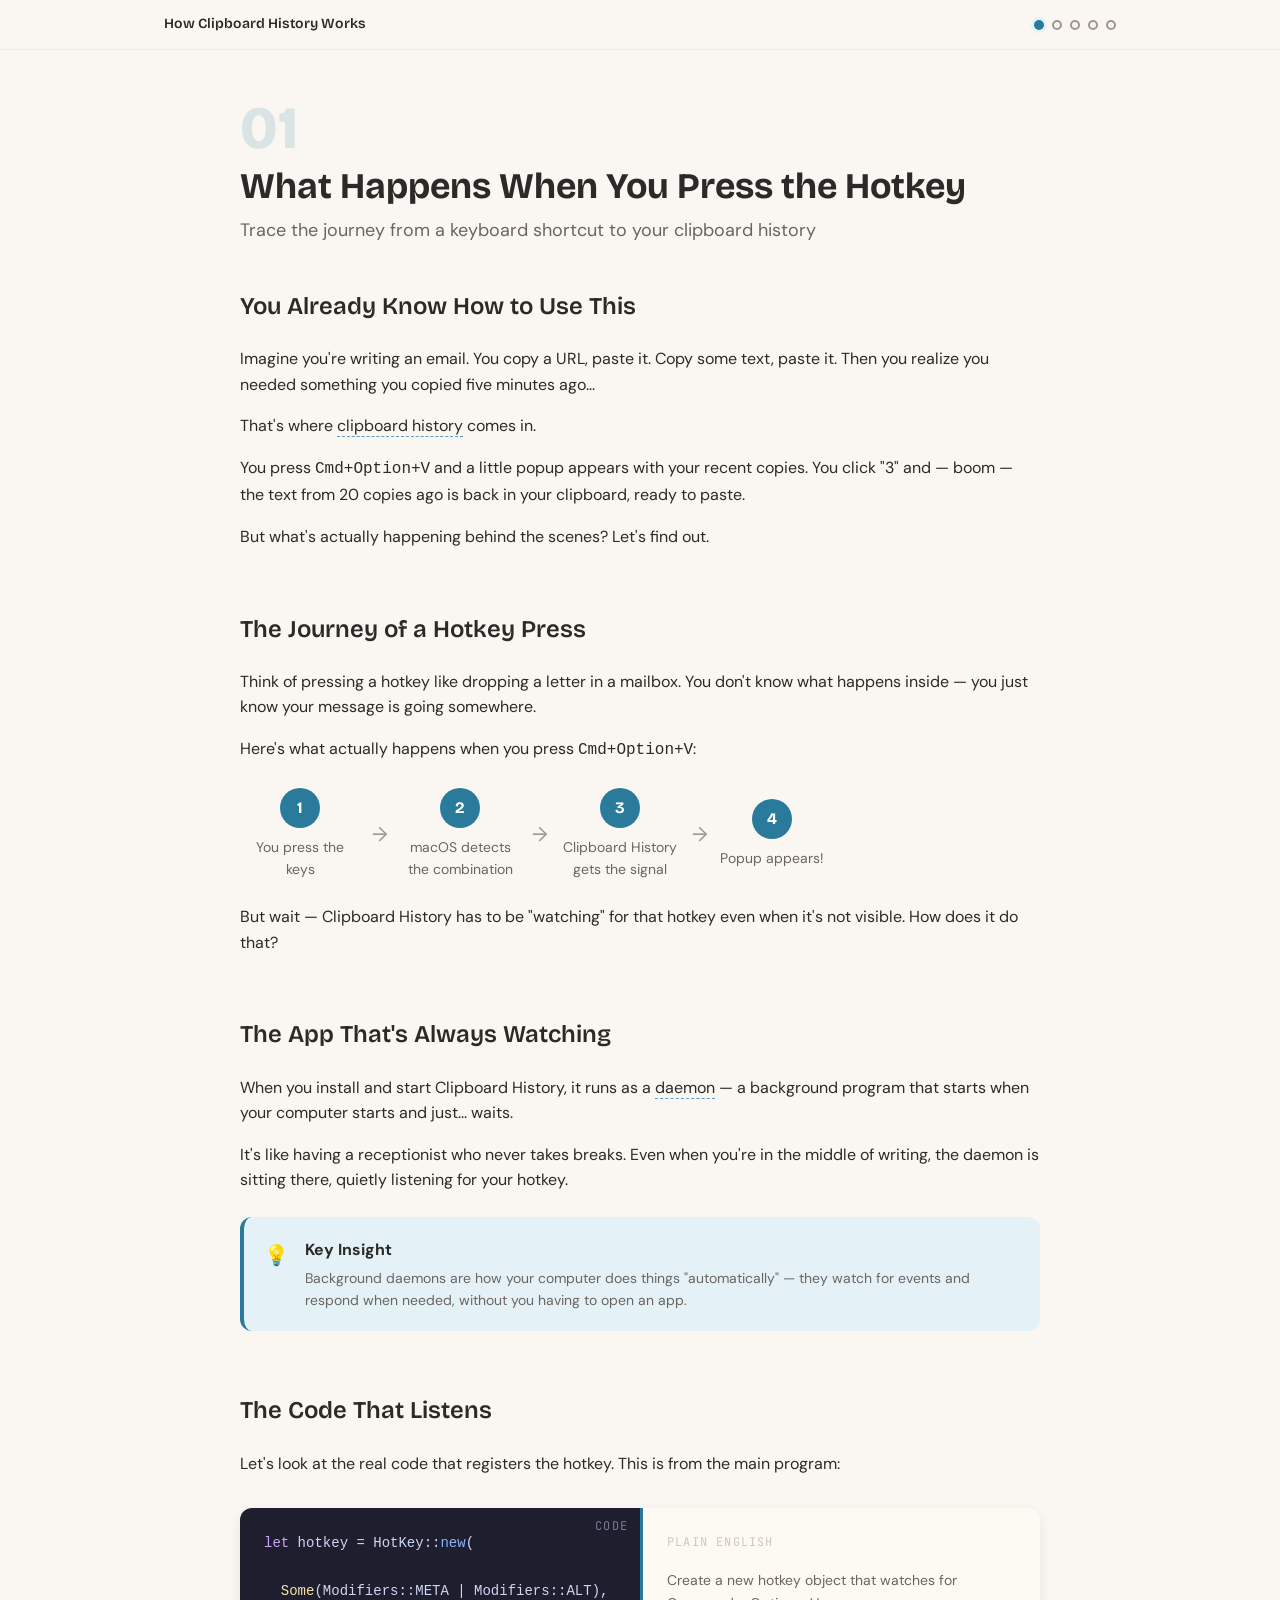
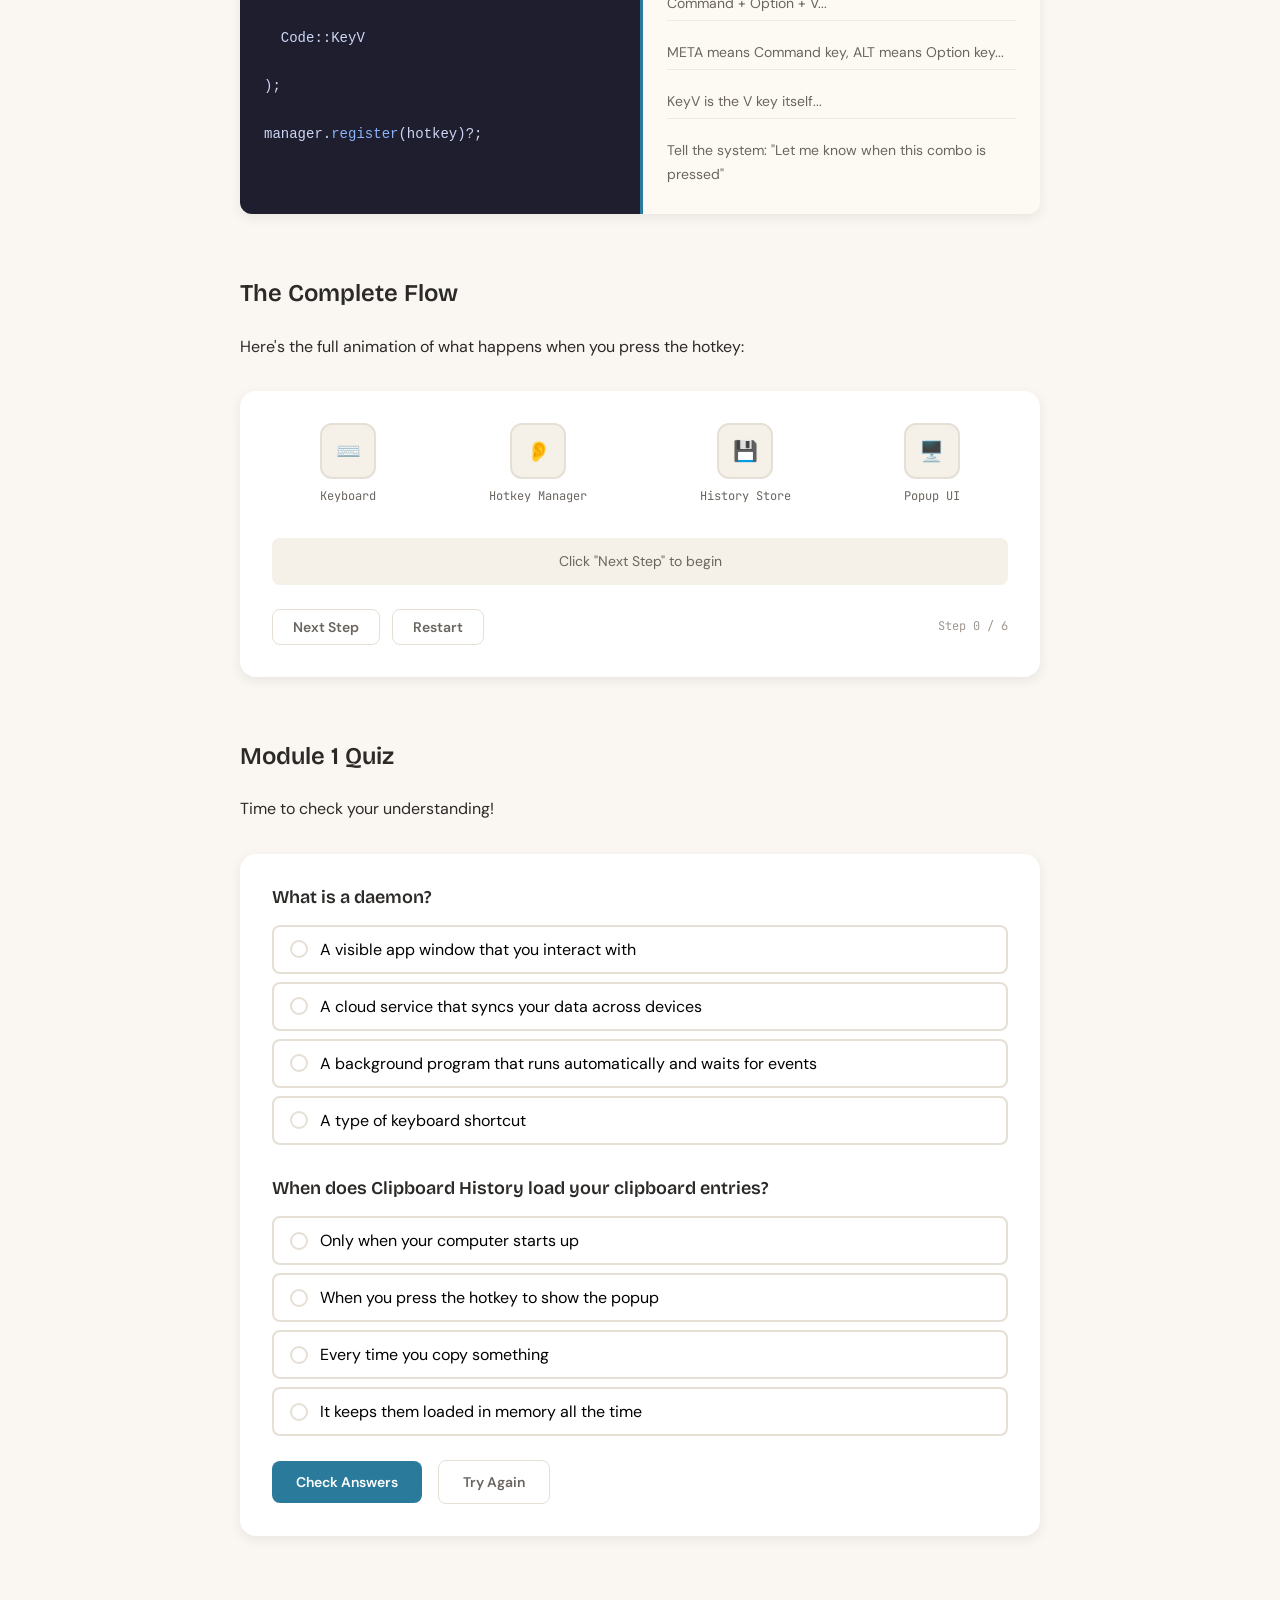
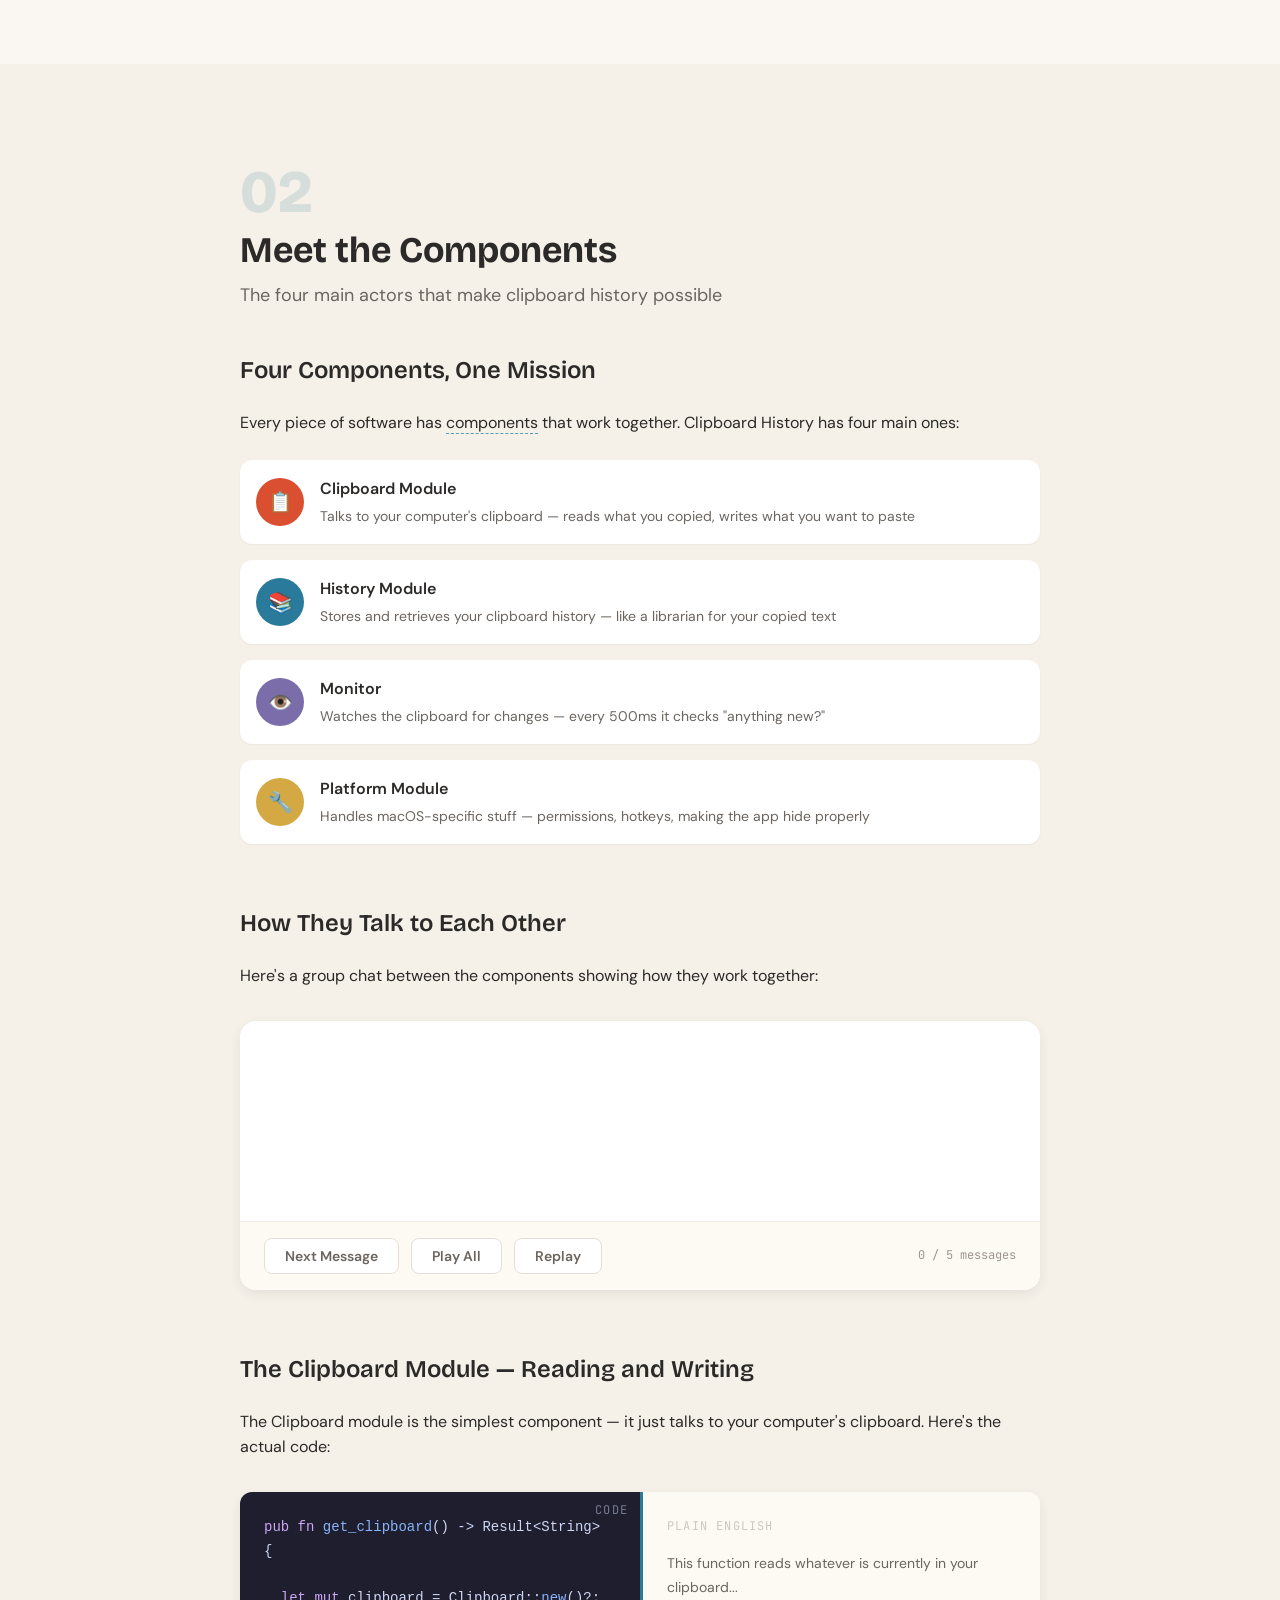
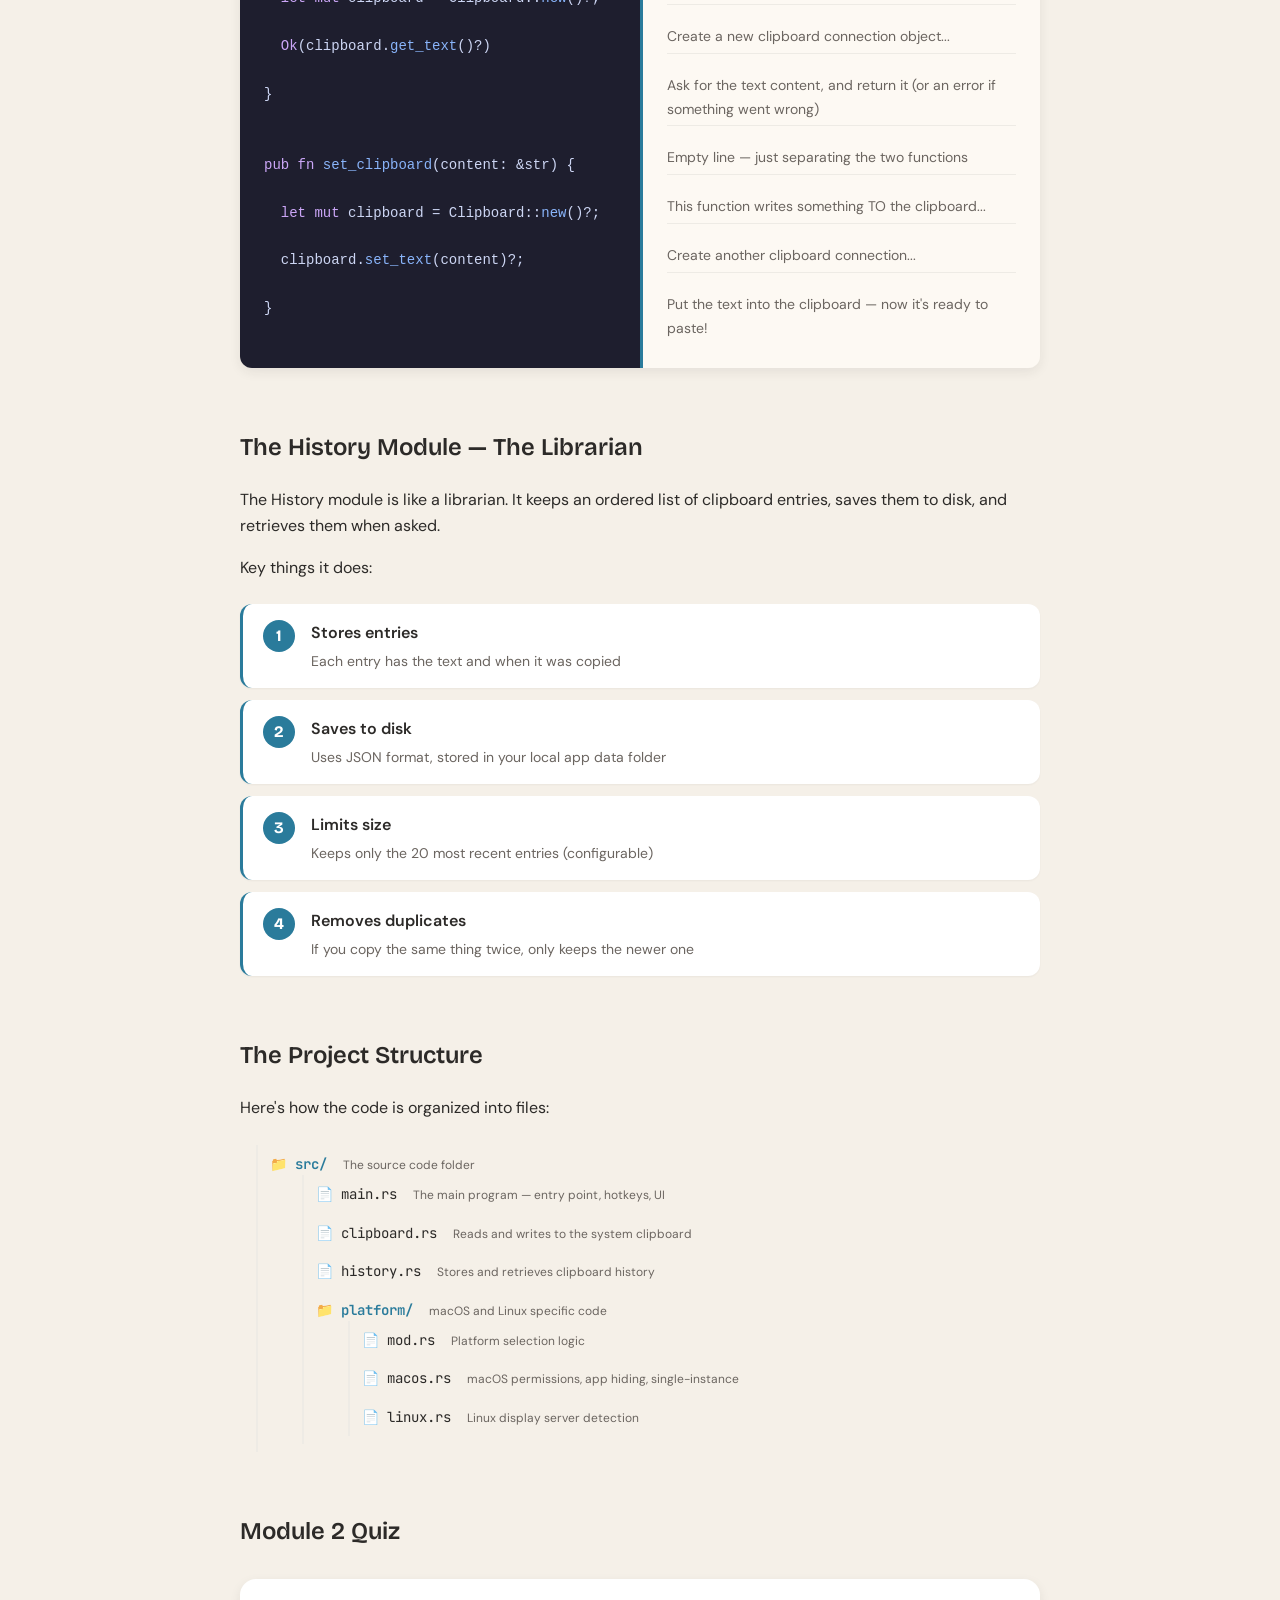
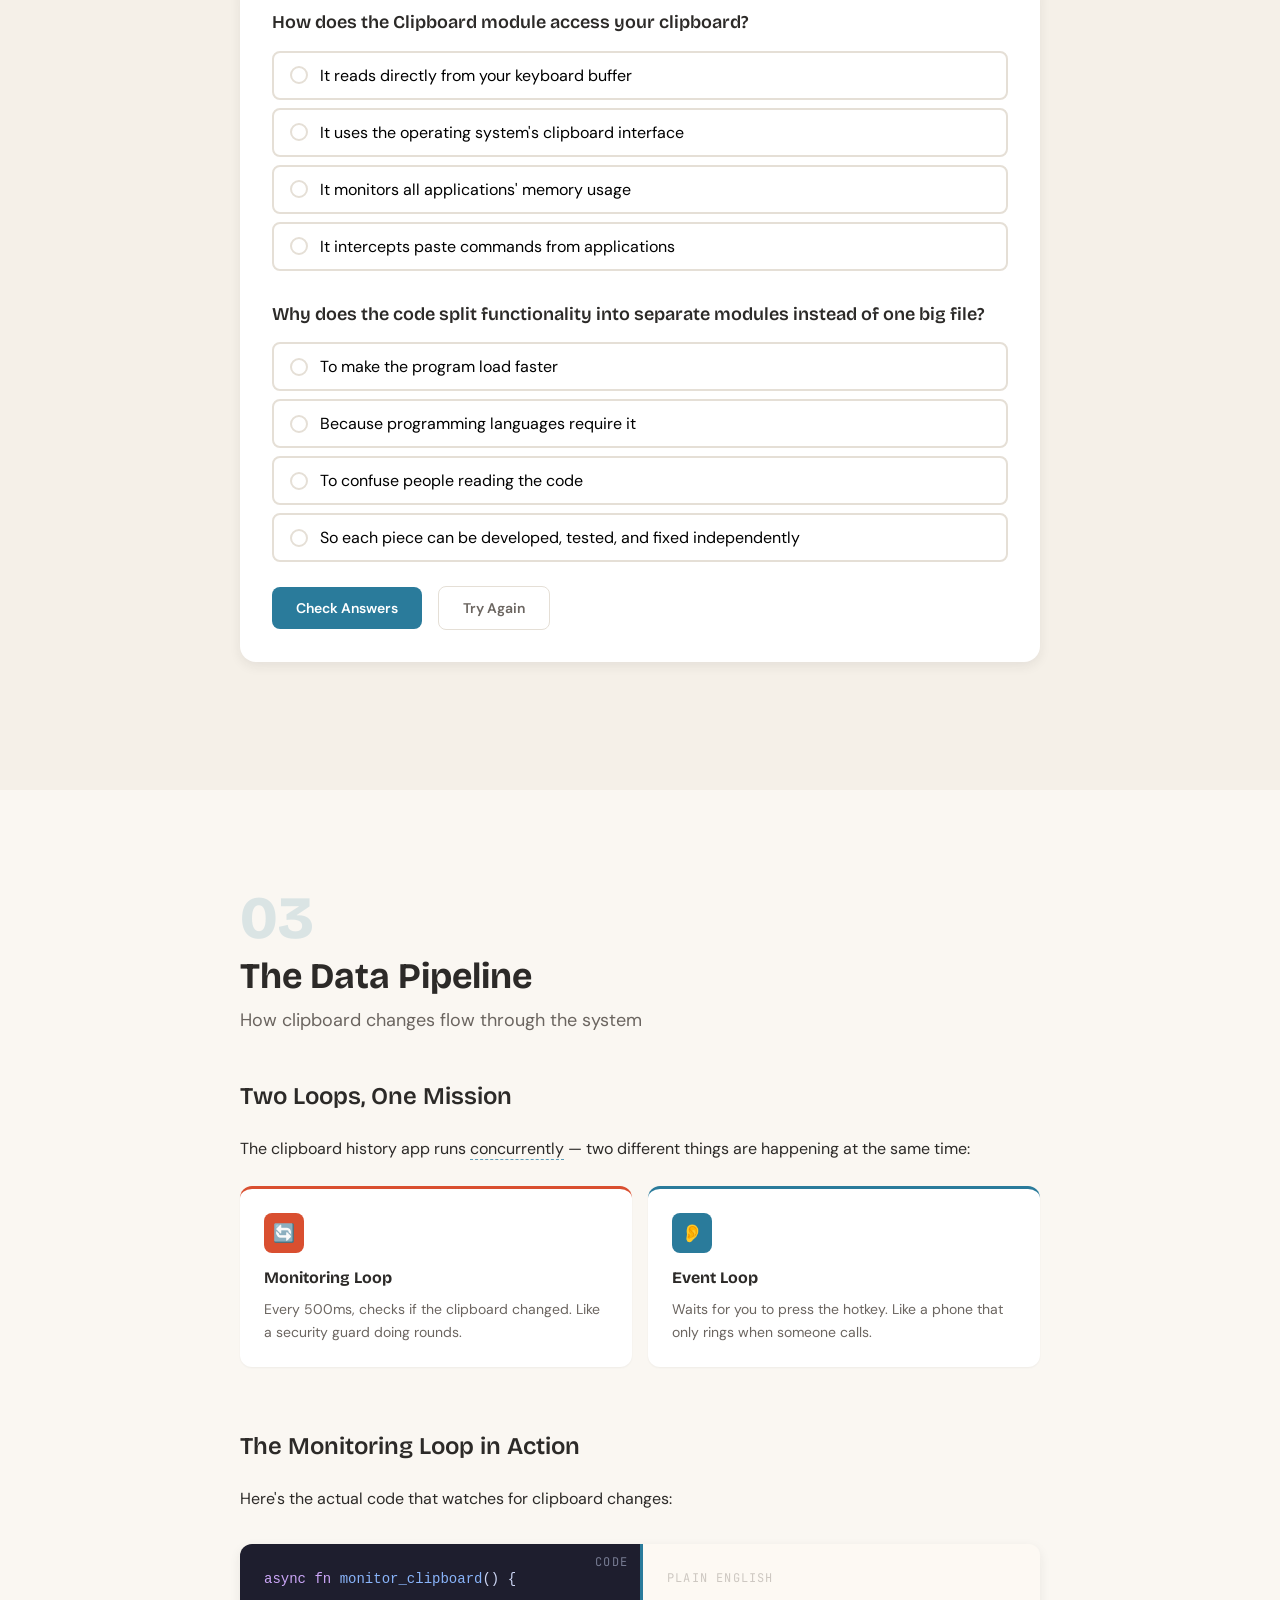
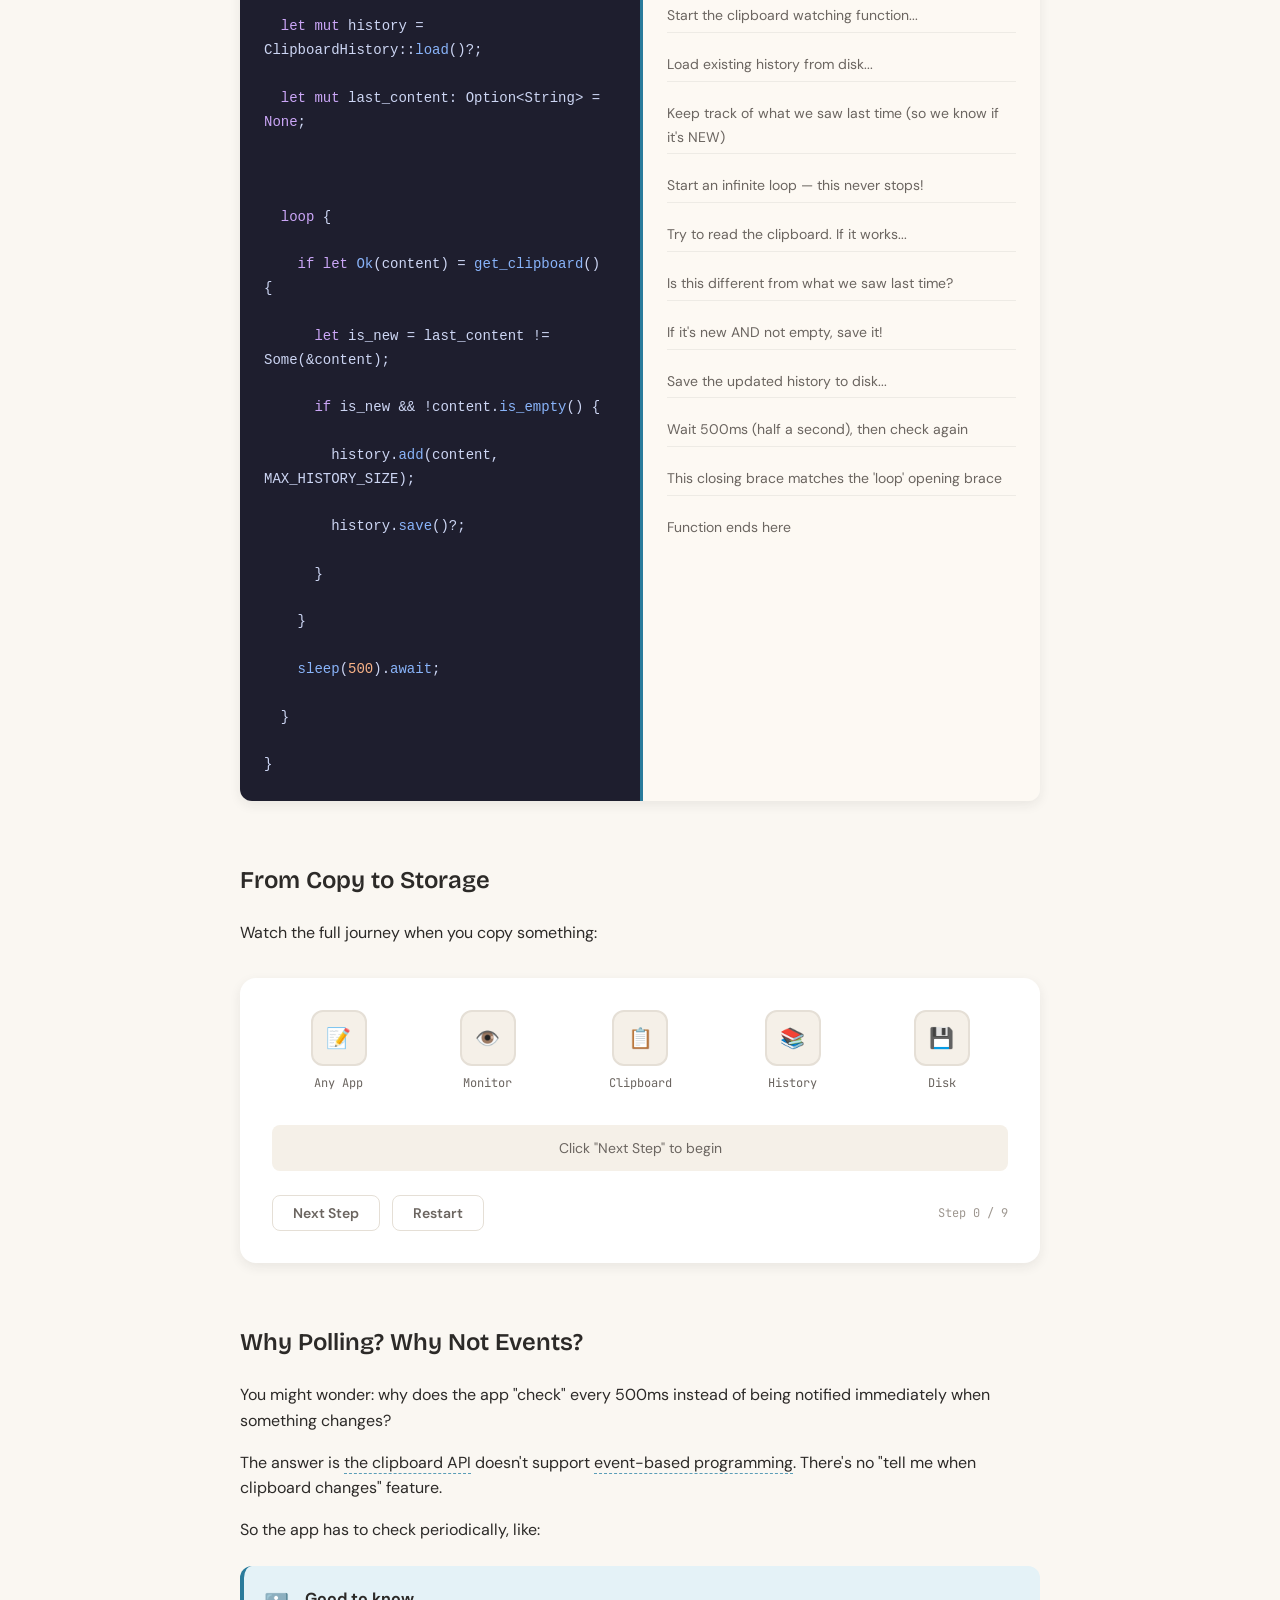
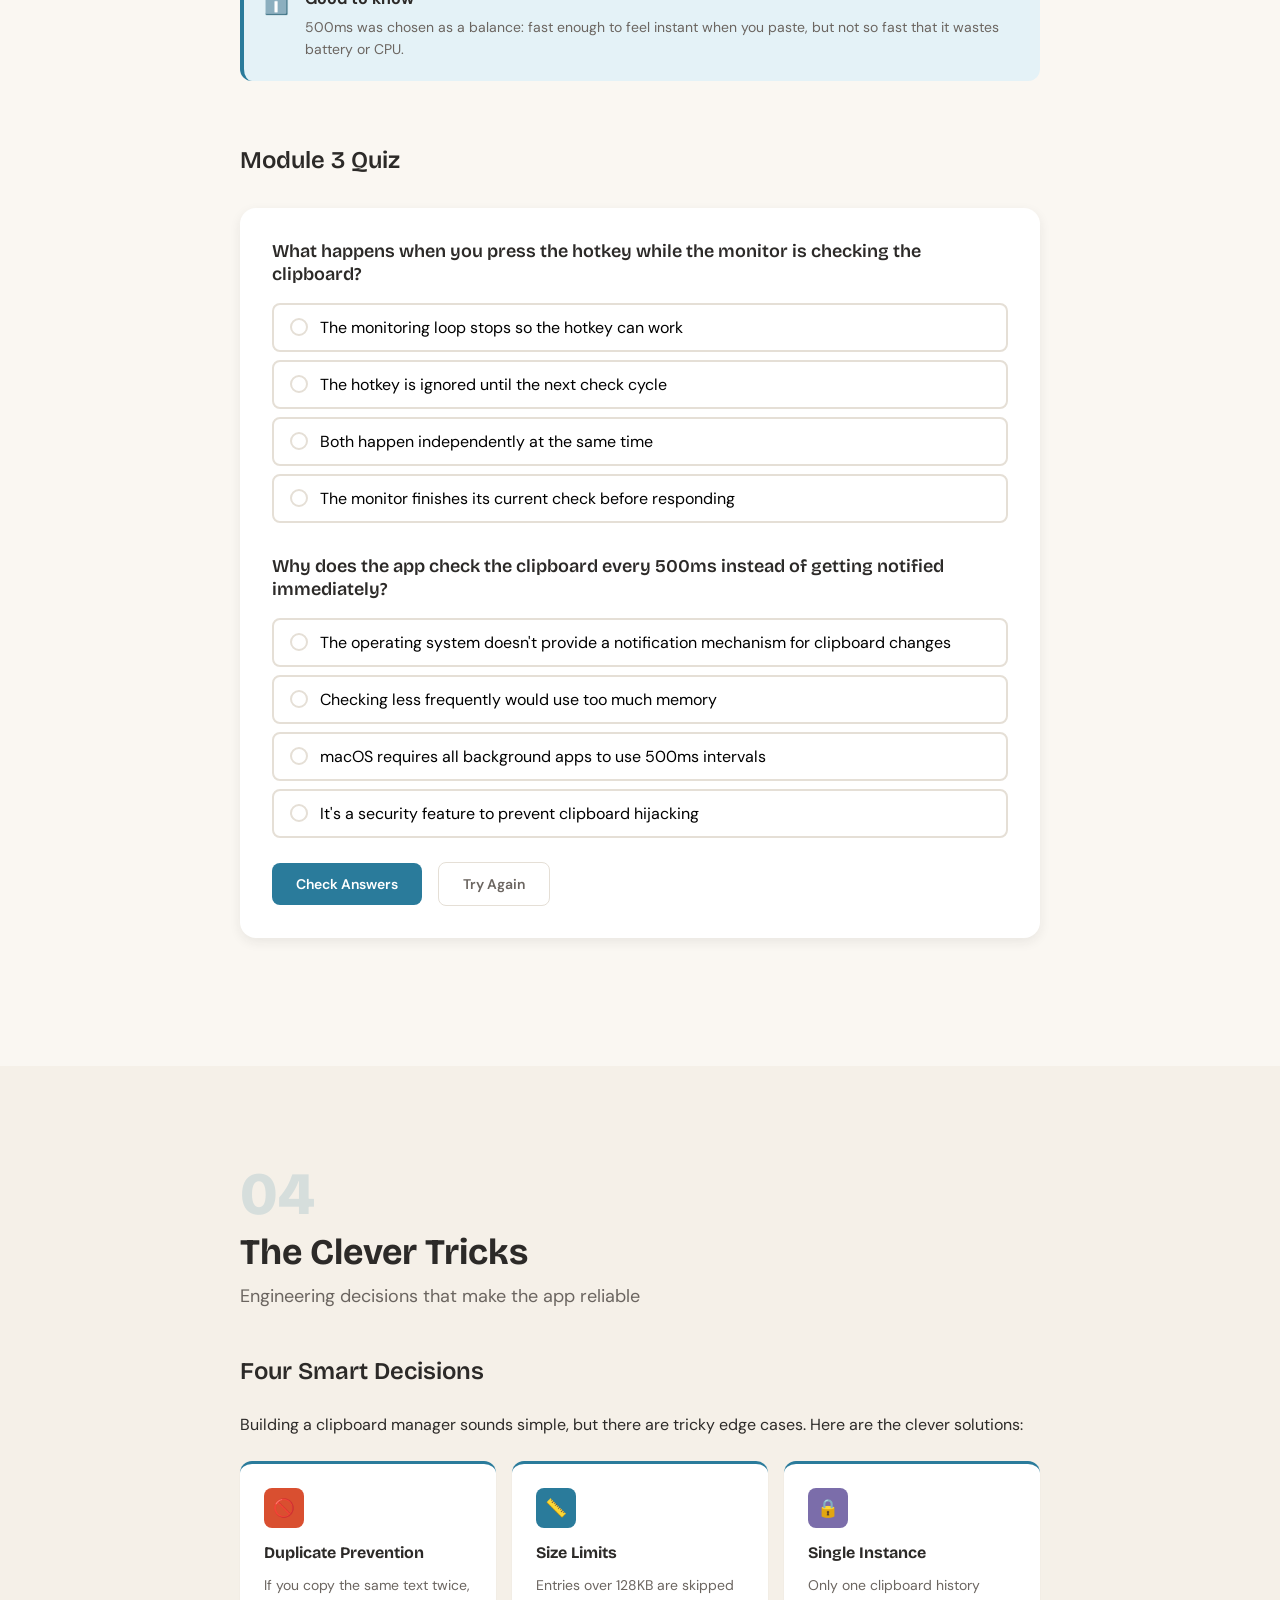
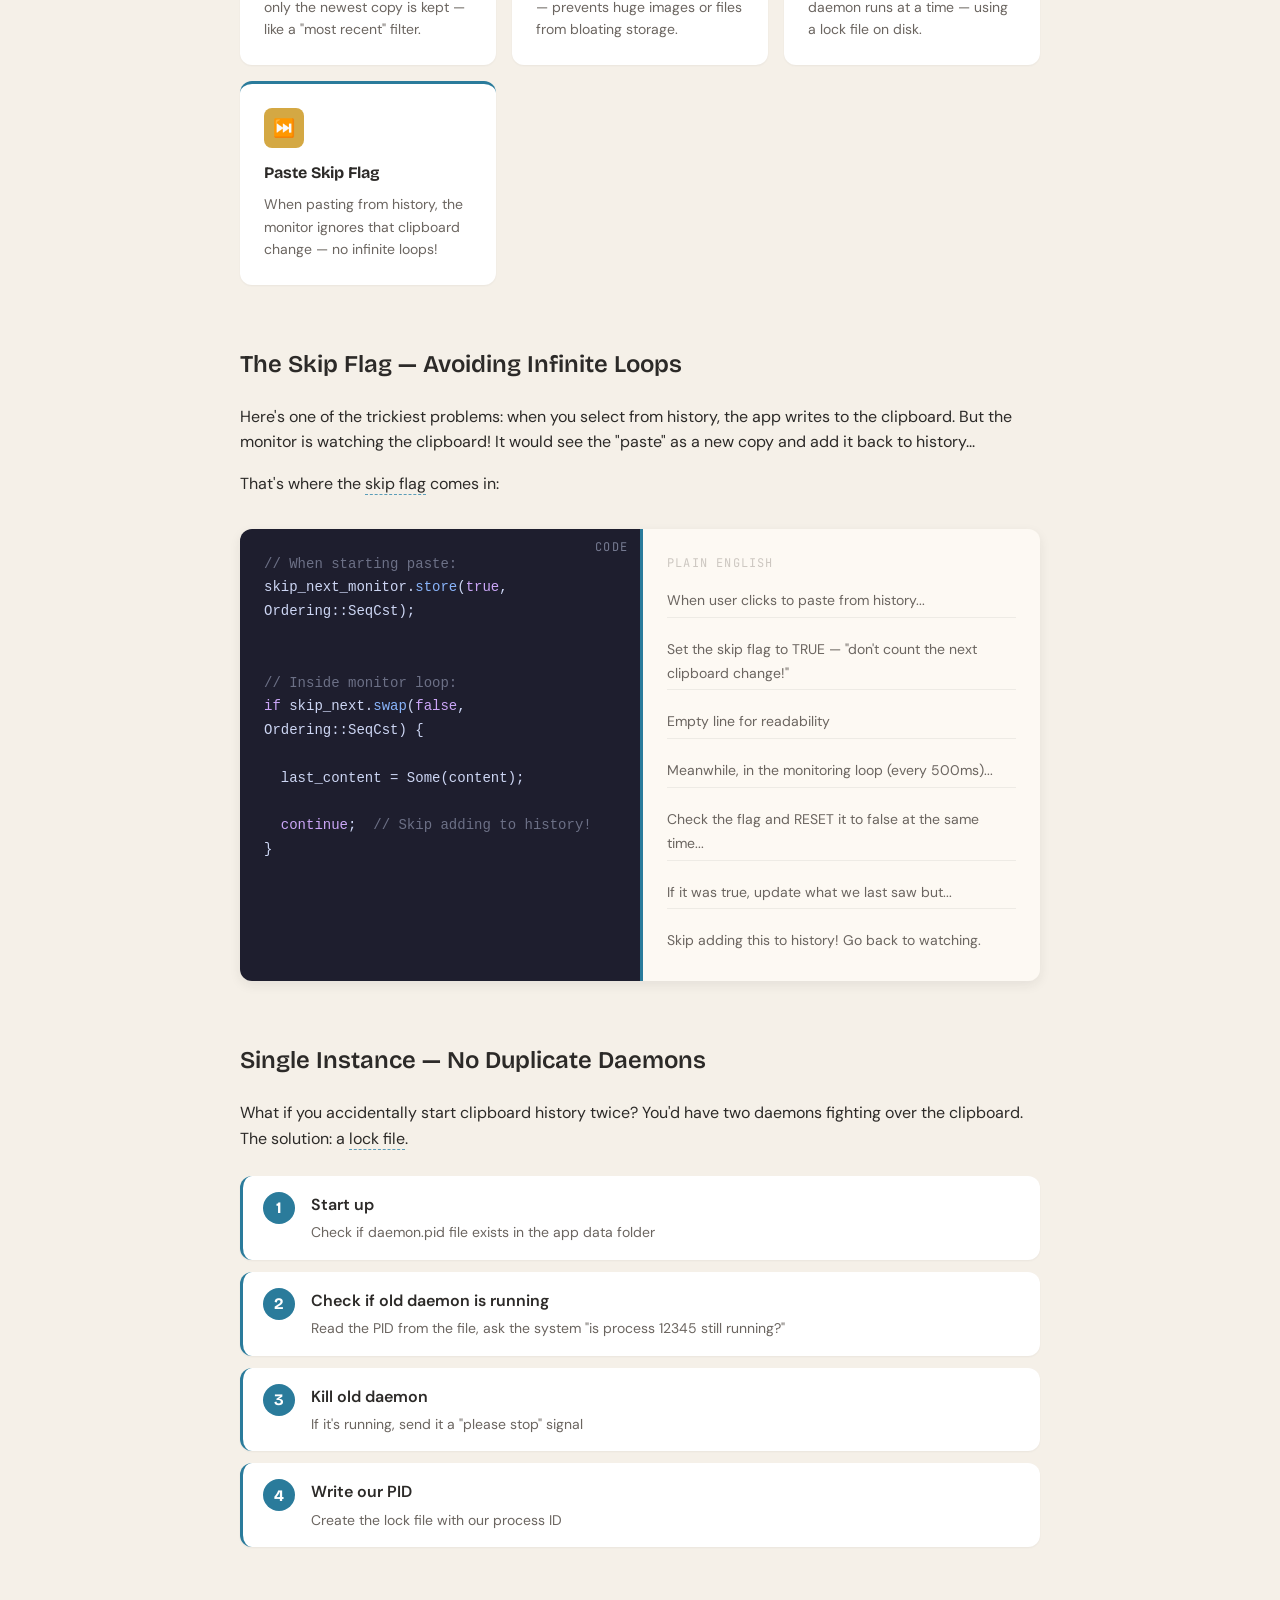
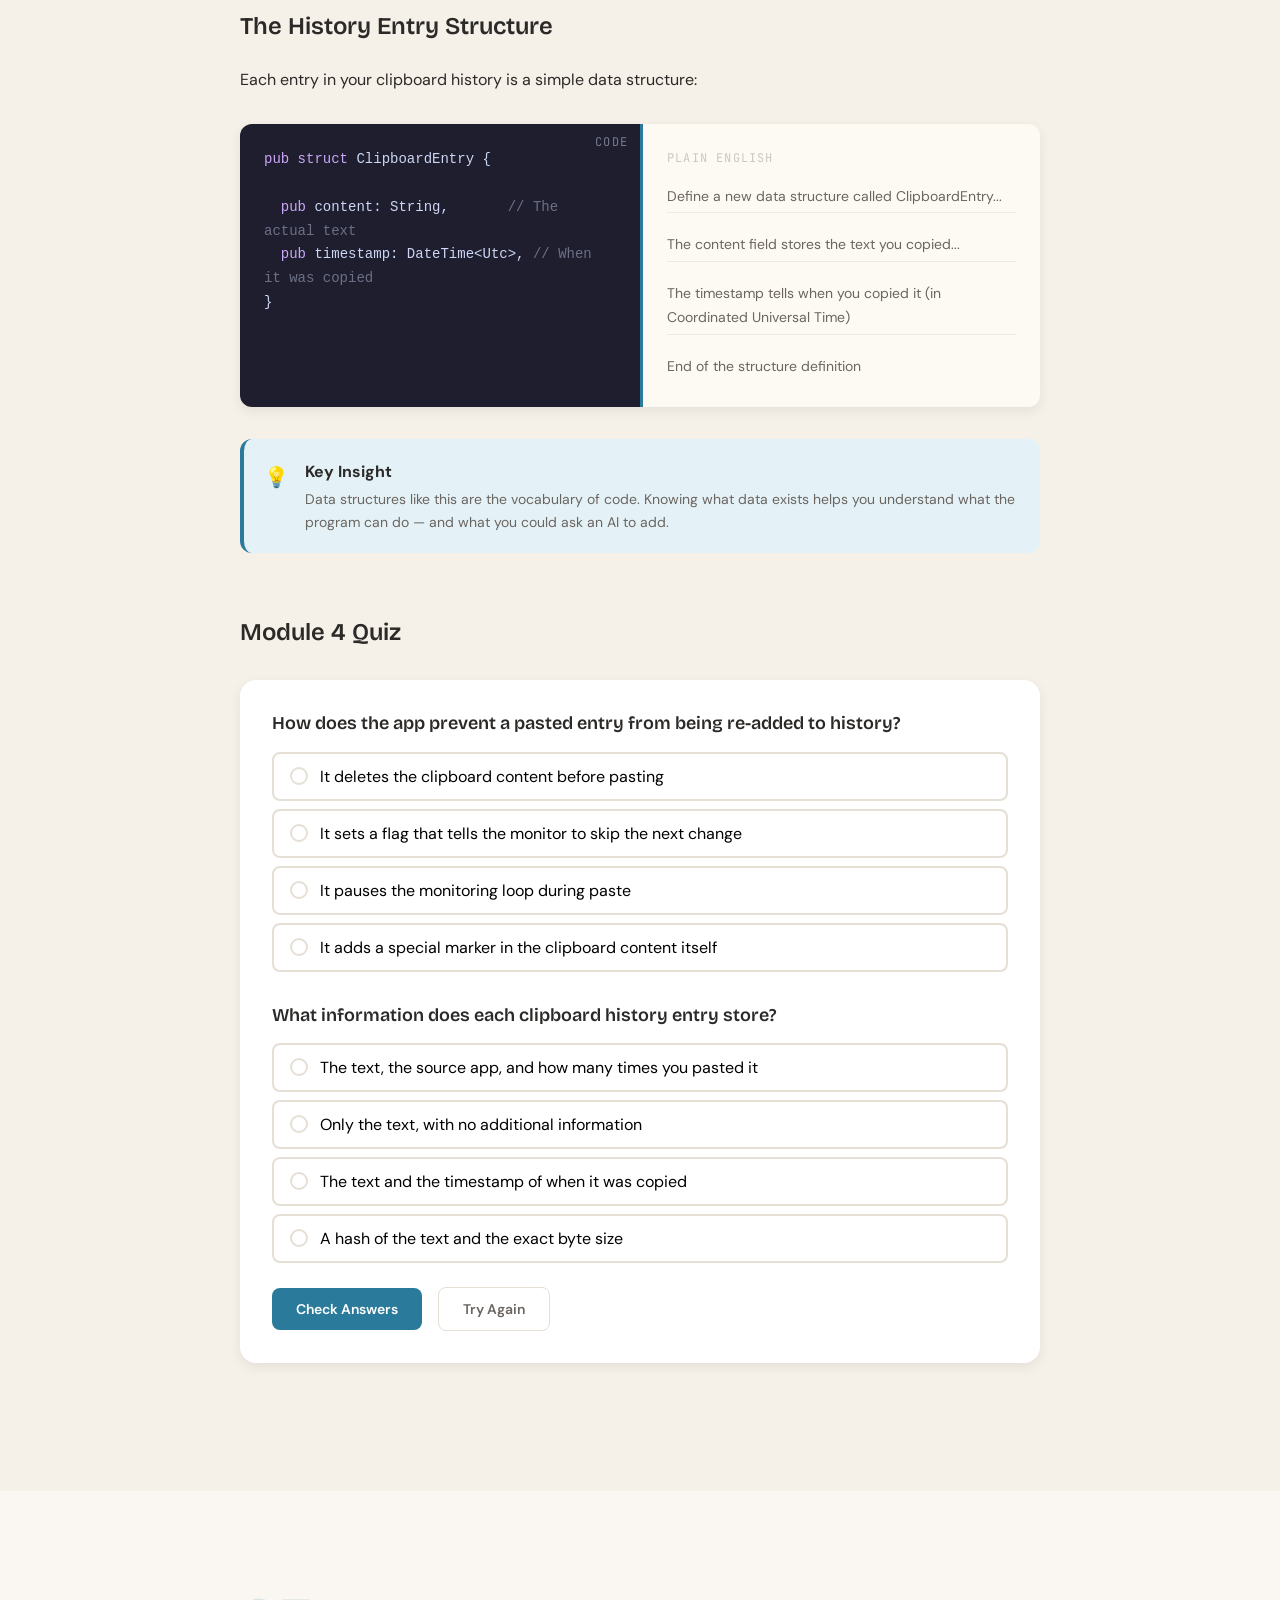
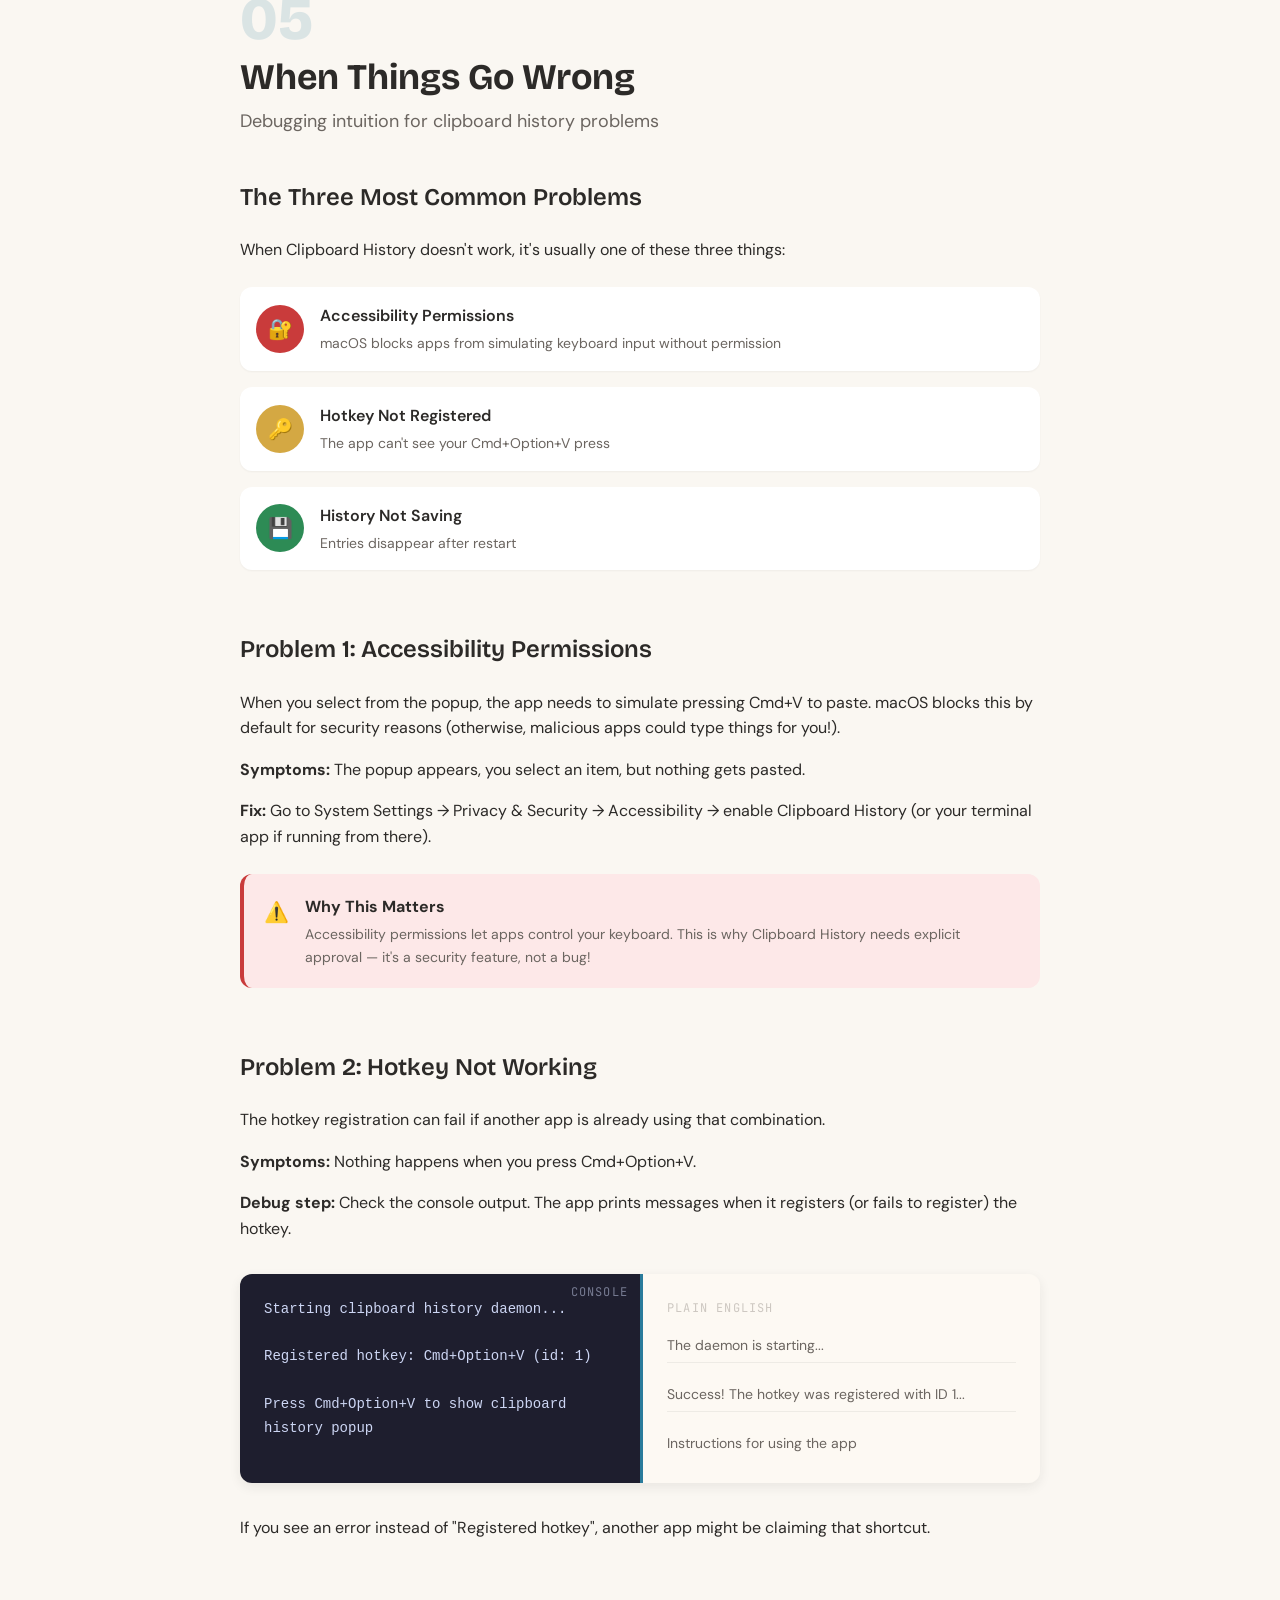
<file: docs/course/index.html>
<!DOCTYPE html>
<html lang="en">
<head>
  <meta charset="UTF-8">
  <meta name="viewport" content="width=device-width, initial-scale=1.0">
  <title>How Clipboard History Works</title>

  <!-- Google Fonts: Bricolage Grotesque · DM Sans · JetBrains Mono -->
  <link rel="preconnect" href="https://fonts.googleapis.com">
  <link rel="preconnect" href="https://fonts.gstatic.com" crossorigin>
  <link href="https://fonts.googleapis.com/css2?family=Bricolage+Grotesque:opsz,wght@12..96,400;12..96,600;12..96,700;12..96,800&family=DM+Sans:ital,opsz,wght@0,9..40,300;0,9..40,400;0,9..40,500;0,9..40,600;0,9..40,700;1,9..40,400;1,9..40,500&family=JetBrains+Mono:wght@400;500;600&display=swap" rel="stylesheet">

  <link rel="stylesheet" href="styles.css">

  <!--
    CUSTOMIZE PER COURSE — change only the three accent variables below.
    Options:
      vermillion  #D94F30 / #C4432A / #FDEEE9 / #E8836C  (default)
      coral       #E06B56 / #C85A47 / #FDECEA / #E89585
      teal        #2A7B9B / #1F6280 / #E4F2F7 / #5A9DB8
      amber       #D4A843 / #BF9530 / #FDF5E0 / #E0C070
      forest      #2D8B55 / #226B41 / #E8F5EE / #5AAD7A
  -->
  <style>
    :root {
      --color-accent:       #2A7B9B;
      --color-accent-hover: #1F6280;
      --color-accent-light: #E4F2F7;
      --color-accent-muted: #5A9DB8;
    }
  </style>

  <script src="main.js" defer></script>
</head>
<body>

  <nav class="nav" id="nav">
    <div class="progress-bar" id="progress-bar" role="progressbar" aria-valuenow="0" aria-valuemin="0" aria-valuemax="100"></div>
    <div class="nav-inner">
      <span class="nav-title">How Clipboard History Works</span>
      <div class="nav-dots" id="nav-dots" role="tablist">
        <button class="nav-dot" data-target="module-1" data-tooltip="What Happens When You Press the Hotkey" role="tab" aria-label="Module 1: What Happens When You Press the Hotkey"></button>
        <button class="nav-dot" data-target="module-2" data-tooltip="Meet the Components" role="tab" aria-label="Module 2: Meet the Components"></button>
        <button class="nav-dot" data-target="module-3" data-tooltip="The Data Pipeline" role="tab" aria-label="Module 3: The Data Pipeline"></button>
        <button class="nav-dot" data-target="module-4" data-tooltip="The Clever Tricks" role="tab" aria-label="Module 4: The Clever Tricks"></button>
        <button class="nav-dot" data-target="module-5" data-tooltip="When Things Go Wrong" role="tab" aria-label="Module 5: When Things Go Wrong"></button>
      </div>
    </div>
  </nav>

  <main id="main">
    <!-- modules/*.html content is assembled here by build.sh -->
<section class="module" id="module-1" style="background: var(--color-bg)">
  <div class="module-content">
    <header class="module-header animate-in">
      <span class="module-number">01</span>
      <h1 class="module-title">What Happens When You Press the Hotkey</h1>
      <p class="module-subtitle">Trace the journey from a keyboard shortcut to your clipboard history</p>
    </header>

    <div class="module-body">
      <section class="screen animate-in">
        <h2 class="screen-heading">You Already Know How to Use This</h2>
        <p>Imagine you're writing an email. You copy a URL, paste it. Copy some text, paste it. Then you realize you needed something you copied five minutes ago...</p>
        <p>That's where <span class="term" data-definition="A clipboard history manager runs in the background and keeps a record of everything you copy, so you can retrieve it later like a time machine for your clipboard.">clipboard history</span> comes in.</p>
        <p>You press <code>Cmd+Option+V</code> and a little popup appears with your recent copies. You click "3" and — boom — the text from 20 copies ago is back in your clipboard, ready to paste.</p>
        <p>But what's actually happening behind the scenes? Let's find out.</p>
      </section>

      <section class="screen animate-in">
        <h2 class="screen-heading">The Journey of a Hotkey Press</h2>
        <p>Think of pressing a hotkey like dropping a letter in a mailbox. You don't know what happens inside — you just know your message is going somewhere.</p>
        <p>Here's what actually happens when you press <code>Cmd+Option+V</code>:</p>
        
        <div class="flow-steps">
          <div class="flow-step">
            <div class="flow-step-num">1</div>
            <p>You press the keys</p>
          </div>
          <div class="flow-arrow">→</div>
          <div class="flow-step">
            <div class="flow-step-num">2</div>
            <p>macOS detects the combination</p>
          </div>
          <div class="flow-arrow">→</div>
          <div class="flow-step">
            <div class="flow-step-num">3</div>
            <p>Clipboard History gets the signal</p>
          </div>
          <div class="flow-arrow">→</div>
          <div class="flow-step">
            <div class="flow-step-num">4</div>
            <p>Popup appears!</p>
          </div>
        </div>
        
        <p>But wait — Clipboard History has to be "watching" for that hotkey even when it's not visible. How does it do that?</p>
      </section>

      <section class="screen animate-in">
        <h2 class="screen-heading">The App That's Always Watching</h2>
        <p>When you install and start Clipboard History, it runs as a <span class="term" data-definition="A daemon is a program that runs in the background, like a silent assistant that never pops up until you need it. It starts automatically and keeps running.">daemon</span> — a background program that starts when your computer starts and just... waits.</p>
        <p>It's like having a receptionist who never takes breaks. Even when you're in the middle of writing, the daemon is sitting there, quietly listening for your hotkey.</p>
        
        <div class="callout callout-accent">
          <div class="callout-icon">💡</div>
          <div class="callout-content">
            <strong class="callout-title">Key Insight</strong>
            <p>Background daemons are how your computer does things "automatically" — they watch for events and respond when needed, without you having to open an app.</p>
          </div>
        </div>
      </section>

      <section class="screen animate-in">
        <h2 class="screen-heading">The Code That Listens</h2>
        <p>Let's look at the real code that registers the hotkey. This is from the main program:</p>

        <div class="translation-block animate-in">
          <div class="translation-code">
            <span class="translation-label">CODE</span>
            <pre><code><span class="code-line"><span class="code-keyword">let</span> hotkey = <span class="code-type">HotKey</span>::<span class="code-function">new</span>(</span>
<span class="code-line">  <span class="code-property">Some</span>(Modifiers::META | Modifiers::ALT),</span>
<span class="code-line">  Code::KeyV</span>
<span class="code-line">);</span>
<span class="code-line">manager.<span class="code-function">register</span>(hotkey)?;</span></code></pre>
          </div>
          <div class="translation-english">
            <span class="translation-label">PLAIN ENGLISH</span>
            <div class="translation-lines">
              <p class="tl">Create a new hotkey object that watches for Command + Option + V...</p>
              <p class="tl">META means Command key, ALT means Option key...</p>
              <p class="tl">KeyV is the V key itself...</p>
              <p class="tl">Tell the system: "Let me know when this combo is pressed"</p>
            </div>
          </div>
        </div>
      </section>

      <section class="screen animate-in">
        <h2 class="screen-heading">The Complete Flow</h2>
        <p>Here's the full animation of what happens when you press the hotkey:</p>

        <div class="flow-animation" data-steps='[
          {"highlight":"flow-actor-1","label":"You press Cmd+Option+V"},
          {"highlight":"flow-actor-2","label":"macOS detects the hotkey","packet":true,"from":"actor-1","to":"actor-2"},
          {"highlight":"flow-actor-2","label":"Hotkey Manager receives the signal"},
          {"highlight":"flow-actor-3","label":"History is loaded from disk","packet":true,"from":"actor-2","to":"actor-3"},
          {"highlight":"flow-actor-3","label":"Last 10 entries are retrieved"},
          {"highlight":"flow-actor-4","label":"Popup window appears!","packet":true,"from":"actor-3","to":"actor-4"}
        ]'>
          <div class="flow-actors">
            <div class="flow-actor" id="flow-actor-1">
              <div class="flow-actor-icon">⌨️</div>
              <span>Keyboard</span>
            </div>
            <div class="flow-actor" id="flow-actor-2">
              <div class="flow-actor-icon">👂</div>
              <span>Hotkey Manager</span>
            </div>
            <div class="flow-actor" id="flow-actor-3">
              <div class="flow-actor-icon">💾</div>
              <span>History Store</span>
            </div>
            <div class="flow-actor" id="flow-actor-4">
              <div class="flow-actor-icon">🖥️</div>
              <span>Popup UI</span>
            </div>
          </div>

          <div class="flow-packet" id="flow-packet"></div>

          <div class="flow-step-label" id="flow-label">Click "Next Step" to begin</div>

          <div class="flow-controls">
            <button class="btn flow-next-btn">Next Step</button>
            <button class="btn flow-reset-btn">Restart</button>
            <span class="flow-progress"></span>
          </div>
        </div>
      </section>

      <section class="screen animate-in">
        <h2 class="screen-heading">Module 1 Quiz</h2>
        <p>Time to check your understanding!</p>

        <div class="quiz-container" id="quiz-module1">
          <div class="quiz-question-block"
               data-correct="option-c"
               data-explanation-right="Exactly! A daemon is a background process — always running, waiting for events. That's why you don't see an app icon for Clipboard History."
               data-explanation-wrong="Not quite. While it does run in the background, the key characteristic is that it starts automatically and waits for events. Think of it like a always-on assistant.">
            <h3 class="quiz-question">What is a daemon?</h3>
            <div class="quiz-options">
              <button class="quiz-option" data-value="option-a" onclick="selectOption(this)">
                <div class="quiz-option-radio"></div>
                <span>A visible app window that you interact with</span>
              </button>
              <button class="quiz-option" data-value="option-b" onclick="selectOption(this)">
                <div class="quiz-option-radio"></div>
                <span>A cloud service that syncs your data across devices</span>
              </button>
              <button class="quiz-option" data-value="option-c" onclick="selectOption(this)">
                <div class="quiz-option-radio"></div>
                <span>A background program that runs automatically and waits for events</span>
              </button>
              <button class="quiz-option" data-value="option-d" onclick="selectOption(this)">
                <div class="quiz-option-radio"></div>
                <span>A type of keyboard shortcut</span>
              </button>
            </div>
            <div class="quiz-feedback"></div>
          </div>

          <div class="quiz-question-block"
               data-correct="option-b"
               data-explanation-right="Right! When you press the hotkey, the system notifies Clipboard History, which then loads your history and shows the popup."
               data-explanation-wrong="Close, but not quite. The hotkey triggers the popup, but the history entries are loaded from storage first.">
            <h3 class="quiz-question">When does Clipboard History load your clipboard entries?</h3>
            <div class="quiz-options">
              <button class="quiz-option" data-value="option-a" onclick="selectOption(this)">
                <div class="quiz-option-radio"></div>
                <span>Only when your computer starts up</span>
              </button>
              <button class="quiz-option" data-value="option-b" onclick="selectOption(this)">
                <div class="quiz-option-radio"></div>
                <span>When you press the hotkey to show the popup</span>
              </button>
              <button class="quiz-option" data-value="option-c" onclick="selectOption(this)">
                <div class="quiz-option-radio"></div>
                <span>Every time you copy something</span>
              </button>
              <button class="quiz-option" data-value="option-d" onclick="selectOption(this)">
                <div class="quiz-option-radio"></div>
                <span>It keeps them loaded in memory all the time</span>
              </button>
            </div>
            <div class="quiz-feedback"></div>
          </div>

          <button class="quiz-check-btn" onclick="checkQuiz('quiz-module1')">Check Answers</button>
          <button class="quiz-reset-btn" onclick="resetQuiz('quiz-module1')">Try Again</button>
        </div>
      </section>
    </div>
  </div>
</section>
<section class="module" id="module-2" style="background: var(--color-bg-warm)">
  <div class="module-content">
    <header class="module-header animate-in">
      <span class="module-number">02</span>
      <h1 class="module-title">Meet the Components</h1>
      <p class="module-subtitle">The four main actors that make clipboard history possible</p>
    </header>

    <div class="module-body">
      <section class="screen animate-in">
        <h2 class="screen-heading">Four Components, One Mission</h2>
        <p>Every piece of software has <span class="term" data-definition="Components are the building blocks of a program — each one has a specific job and talks to other components to get things done.">components</span> that work together. Clipboard History has four main ones:</p>
        
        <div class="icon-rows">
          <div class="icon-row">
            <div class="icon-circle" style="background: var(--color-actor-1)">📋</div>
            <div>
              <strong>Clipboard Module</strong>
              <p>Talks to your computer's clipboard — reads what you copied, writes what you want to paste</p>
            </div>
          </div>
          <div class="icon-row">
            <div class="icon-circle" style="background: var(--color-actor-2)">📚</div>
            <div>
              <strong>History Module</strong>
              <p>Stores and retrieves your clipboard history — like a librarian for your copied text</p>
            </div>
          </div>
          <div class="icon-row">
            <div class="icon-circle" style="background: var(--color-actor-3)">👁️</div>
            <div>
              <strong>Monitor</strong>
              <p>Watches the clipboard for changes — every 500ms it checks "anything new?"</p>
            </div>
          </div>
          <div class="icon-row">
            <div class="icon-circle" style="background: var(--color-actor-4)">🔧</div>
            <div>
              <strong>Platform Module</strong>
              <p>Handles macOS-specific stuff — permissions, hotkeys, making the app hide properly</p>
            </div>
          </div>
        </div>
      </section>

      <section class="screen animate-in">
        <h2 class="screen-heading">How They Talk to Each Other</h2>
        <p>Here's a group chat between the components showing how they work together:</p>

        <div class="chat-window" id="chat-module2">
          <div class="chat-messages">
            <div class="chat-message" data-sender="actor-monitor" style="display:none">
              <div class="chat-avatar" style="background: var(--color-actor-3)">👁️</div>
              <div class="chat-bubble">
                <span class="chat-sender" style="color: var(--color-actor-3)">Monitor</span>
                <p>Hey Clipboard, what's new?</p>
              </div>
            </div>
            <div class="chat-message" data-sender="actor-clipboard" style="display:none">
              <div class="chat-avatar" style="background: var(--color-actor-1)">📋</div>
              <div class="chat-bubble">
                <span class="chat-sender" style="color: var(--color-actor-1)">Clipboard</span>
                <p>Oh! Someone just copied "https://github.com/coolproject"</p>
              </div>
            </div>
            <div class="chat-message" data-sender="actor-monitor" style="display:none">
              <div class="chat-avatar" style="background: var(--color-actor-3)">👁️</div>
              <div class="chat-bubble">
                <span class="chat-sender" style="color: var(--color-actor-3)">Monitor</span>
                <p>That's new! History, save this please!</p>
              </div>
            </div>
            <div class="chat-message" data-sender="actor-history" style="display:none">
              <div class="chat-avatar" style="background: var(--color-actor-2)">📚</div>
              <div class="chat-bubble">
                <span class="chat-sender" style="color: var(--color-actor-2)">History</span>
                <p>Got it! Storing at position 1, newest entry. Also saving to disk.</p>
              </div>
            </div>
            <div class="chat-message" data-sender="actor-monitor" style="display:none">
              <div class="chat-avatar" style="background: var(--color-actor-3)">👁️</div>
              <div class="chat-bubble">
                <span class="chat-sender" style="color: var(--color-actor-3)">Monitor</span>
                <p>Cool, back to watching... *checks clipboard again in 500ms*</p>
              </div>
            </div>
          </div>

          <div class="chat-typing" id="chat-typing" style="display:none">
            <div class="chat-avatar" id="typing-avatar">?</div>
            <div class="chat-typing-dots">
              <span class="typing-dot"></span>
              <span class="typing-dot"></span>
              <span class="typing-dot"></span>
            </div>
          </div>

          <div class="chat-controls">
            <button class="btn chat-next-btn">Next Message</button>
            <button class="btn chat-all-btn">Play All</button>
            <button class="btn chat-reset-btn">Replay</button>
            <span class="chat-progress"></span>
          </div>
        </div>
      </section>

      <section class="screen animate-in">
        <h2 class="screen-heading">The Clipboard Module — Reading and Writing</h2>
        <p>The Clipboard module is the simplest component — it just talks to your computer's clipboard. Here's the actual code:</p>

        <div class="translation-block animate-in">
          <div class="translation-code">
            <span class="translation-label">CODE</span>
            <pre><code><span class="code-line"><span class="code-keyword">pub fn</span> <span class="code-function">get_clipboard</span>() -> <span class="code-type">Result</span>&lt;<span class="code-type">String</span>&gt; {</span>
<span class="code-line">  <span class="code-keyword">let mut</span> clipboard = <span class="code-type">Clipboard</span>::<span class="code-function">new</span>()?;</span>
<span class="code-line">  <span class="code-keyword">Ok</span>(clipboard.<span class="code-function">get_text</span>()?)</span>
<span class="code-line">}</span>
<span class="code-line"></span>
<span class="code-line"><span class="code-keyword">pub fn</span> <span class="code-function">set_clipboard</span>(content: &amp;<span class="code-type">str</span>) {</span>
<span class="code-line">  <span class="code-keyword">let mut</span> clipboard = <span class="code-type">Clipboard</span>::<span class="code-function">new</span>()?;</span>
<span class="code-line">  clipboard.<span class="code-function">set_text</span>(content)?;</span>
<span class="code-line">}</span></code></pre>
          </div>
          <div class="translation-english">
            <span class="translation-label">PLAIN ENGLISH</span>
            <div class="translation-lines">
              <p class="tl">This function reads whatever is currently in your clipboard...</p>
              <p class="tl">Create a new clipboard connection object...</p>
              <p class="tl">Ask for the text content, and return it (or an error if something went wrong)</p>
              <p class="tl">Empty line — just separating the two functions</p>
              <p class="tl">This function writes something TO the clipboard...</p>
              <p class="tl">Create another clipboard connection...</p>
              <p class="tl">Put the text into the clipboard — now it's ready to paste!</p>
            </div>
          </div>
        </div>
      </section>

      <section class="screen animate-in">
        <h2 class="screen-heading">The History Module — The Librarian</h2>
        <p>The History module is like a librarian. It keeps an ordered list of clipboard entries, saves them to disk, and retrieves them when asked.</p>
        <p>Key things it does:</p>
        
        <div class="step-cards">
          <div class="step-card">
            <div class="step-num">1</div>
            <div class="step-body">
              <strong>Stores entries</strong>
              <p>Each entry has the text and when it was copied</p>
            </div>
          </div>
          <div class="step-card">
            <div class="step-num">2</div>
            <div class="step-body">
              <strong>Saves to disk</strong>
              <p>Uses JSON format, stored in your local app data folder</p>
            </div>
          </div>
          <div class="step-card">
            <div class="step-num">3</div>
            <div class="step-body">
              <strong>Limits size</strong>
              <p>Keeps only the 20 most recent entries (configurable)</p>
            </div>
          </div>
          <div class="step-card">
            <div class="step-num">4</div>
            <div class="step-body">
              <strong>Removes duplicates</strong>
              <p>If you copy the same thing twice, only keeps the newer one</p>
            </div>
          </div>
        </div>
      </section>

      <section class="screen animate-in">
        <h2 class="screen-heading">The Project Structure</h2>
        <p>Here's how the code is organized into files:</p>

        <div class="file-tree">
          <div class="ft-folder open">
            <span class="ft-name">src/</span>
            <span class="ft-desc">The source code folder</span>
            <div class="ft-children">
              <div class="ft-file">
                <span class="ft-name">main.rs</span>
                <span class="ft-desc">The main program — entry point, hotkeys, UI</span>
              </div>
              <div class="ft-file">
                <span class="ft-name">clipboard.rs</span>
                <span class="ft-desc">Reads and writes to the system clipboard</span>
              </div>
              <div class="ft-file">
                <span class="ft-name">history.rs</span>
                <span class="ft-desc">Stores and retrieves clipboard history</span>
              </div>
              <div class="ft-folder">
                <span class="ft-name">platform/</span>
                <span class="ft-desc">macOS and Linux specific code</span>
                <div class="ft-children">
                  <div class="ft-file">
                    <span class="ft-name">mod.rs</span>
                    <span class="ft-desc">Platform selection logic</span>
                  </div>
                  <div class="ft-file">
                    <span class="ft-name">macos.rs</span>
                    <span class="ft-desc">macOS permissions, app hiding, single-instance</span>
                  </div>
                  <div class="ft-file">
                    <span class="ft-name">linux.rs</span>
                    <span class="ft-desc">Linux display server detection</span>
                  </div>
                </div>
              </div>
            </div>
          </div>
        </div>
      </section>

      <section class="screen animate-in">
        <h2 class="screen-heading">Module 2 Quiz</h2>

        <div class="quiz-container" id="quiz-module2">
          <div class="quiz-question-block"
               data-correct="option-b"
               data-explanation-right="Exactly! The Clipboard module uses a library called 'arboard' to talk to your computer's clipboard system."
               data-explanation-wrong="Not quite. The Clipboard module doesn't directly access memory — that would be a security issue. It uses the OS-provided clipboard interface.">
            <h3 class="quiz-question">How does the Clipboard module access your clipboard?</h3>
            <div class="quiz-options">
              <button class="quiz-option" data-value="option-a" onclick="selectOption(this)">
                <div class="quiz-option-radio"></div>
                <span>It reads directly from your keyboard buffer</span>
              </button>
              <button class="quiz-option" data-value="option-b" onclick="selectOption(this)">
                <div class="quiz-option-radio"></div>
                <span>It uses the operating system's clipboard interface</span>
              </button>
              <button class="quiz-option" data-value="option-c" onclick="selectOption(this)">
                <div class="quiz-option-radio"></div>
                <span>It monitors all applications' memory usage</span>
              </button>
              <button class="quiz-option" data-value="option-d" onclick="selectOption(this)">
                <div class="quiz-option-radio"></div>
                <span>It intercepts paste commands from applications</span>
              </button>
            </div>
            <div class="quiz-feedback"></div>
          </div>

          <div class="quiz-question-block"
               data-correct="option-d"
               data-explanation-right="Right! Each component has one clear job. Clipboard handles OS communication, History manages storage, Monitor watches for changes, and Platform handles OS-specific quirks."
               data-explanation-wrong="Not quite. The separation of concerns makes the code easier to maintain and test — changing how clipboard reading works doesn't affect how history is stored.">
            <h3 class="quiz-question">Why does the code split functionality into separate modules instead of one big file?</h3>
            <div class="quiz-options">
              <button class="quiz-option" data-value="option-a" onclick="selectOption(this)">
                <div class="quiz-option-radio"></div>
                <span>To make the program load faster</span>
              </button>
              <button class="quiz-option" data-value="option-b" onclick="selectOption(this)">
                <div class="quiz-option-radio"></div>
                <span>Because programming languages require it</span>
              </button>
              <button class="quiz-option" data-value="option-c" onclick="selectOption(this)">
                <div class="quiz-option-radio"></div>
                <span>To confuse people reading the code</span>
              </button>
              <button class="quiz-option" data-value="option-d" onclick="selectOption(this)">
                <div class="quiz-option-radio"></div>
                <span>So each piece can be developed, tested, and fixed independently</span>
              </button>
            </div>
            <div class="quiz-feedback"></div>
          </div>

          <button class="quiz-check-btn" onclick="checkQuiz('quiz-module2')">Check Answers</button>
          <button class="quiz-reset-btn" onclick="resetQuiz('quiz-module2')">Try Again</button>
        </div>
      </section>
    </div>
  </div>
</section>
<section class="module" id="module-3" style="background: var(--color-bg)">
  <div class="module-content">
    <header class="module-header animate-in">
      <span class="module-number">03</span>
      <h1 class="module-title">The Data Pipeline</h1>
      <p class="module-subtitle">How clipboard changes flow through the system</p>
    </header>

    <div class="module-body">
      <section class="screen animate-in">
        <h2 class="screen-heading">Two Loops, One Mission</h2>
        <p>The clipboard history app runs <span class="term" data-definition="Concurrency means doing multiple things at once — like having multiple threads of thought. In programming, it's about having different parts of a program running simultaneously.">concurrently</span> — two different things are happening at the same time:</p>
        
        <div class="pattern-cards">
          <div class="pattern-card" style="border-top-color: var(--color-actor-1)">
            <div class="pattern-icon" style="background: var(--color-actor-1)">🔄</div>
            <h4 class="pattern-title">Monitoring Loop</h4>
            <p class="pattern-desc">Every 500ms, checks if the clipboard changed. Like a security guard doing rounds.</p>
          </div>
          <div class="pattern-card" style="border-top-color: var(--color-actor-2)">
            <div class="pattern-icon" style="background: var(--color-actor-2)">👂</div>
            <h4 class="pattern-title">Event Loop</h4>
            <p class="pattern-desc">Waits for you to press the hotkey. Like a phone that only rings when someone calls.</p>
          </div>
        </div>
      </section>

      <section class="screen animate-in">
        <h2 class="screen-heading">The Monitoring Loop in Action</h2>
        <p>Here's the actual code that watches for clipboard changes:</p>

        <div class="translation-block animate-in">
          <div class="translation-code">
            <span class="translation-label">CODE</span>
            <pre><code><span class="code-line"><span class="code-keyword">async fn</span> <span class="code-function">monitor_clipboard</span>() {</span>
<span class="code-line">  <span class="code-keyword">let mut</span> history = <span class="code-type">ClipboardHistory</span>::<span class="code-function">load</span>()?;</span>
<span class="code-line">  <span class="code-keyword">let mut</span> last_content: <span class="code-type">Option</span>&lt;<span class="code-type">String</span>&gt; = <span class="code-keyword">None</span>;</span>
<span class="code-line">  </span>
<span class="code-line">  <span class="code-keyword">loop</span> {</span>
<span class="code-line">    <span class="code-keyword">if let</span> <span class="code-function">Ok</span>(content) = <span class="code-function">get_clipboard</span>() {</span>
<span class="code-line">      <span class="code-keyword">let</span> is_new = last_content != <span class="code-type">Some</span>(&amp;content);</span>
<span class="code-line">      <span class="code-keyword">if</span> is_new &amp;&amp; !content.<span class="code-function">is_empty</span>() {</span>
<span class="code-line">        history.<span class="code-function">add</span>(content, MAX_HISTORY_SIZE);</span>
<span class="code-line">        history.<span class="code-function">save</span>()?;</span>
<span class="code-line">      }</span>
<span class="code-line">    }</span>
<span class="code-line">    <span class="code-function">sleep</span>(<span class="code-number">500</span>).<span class="code-function">await</span>;</span>
<span class="code-line">  }</span>
<span class="code-line">}</span></code></pre>
          </div>
          <div class="translation-english">
            <span class="translation-label">PLAIN ENGLISH</span>
            <div class="translation-lines">
              <p class="tl">Start the clipboard watching function...</p>
              <p class="tl">Load existing history from disk...</p>
              <p class="tl">Keep track of what we saw last time (so we know if it's NEW)</p>
              <p class="tl">Start an infinite loop — this never stops!</p>
              <p class="tl">Try to read the clipboard. If it works...</p>
              <p class="tl">Is this different from what we saw last time?</p>
              <p class="tl">If it's new AND not empty, save it!</p>
              <p class="tl">Save the updated history to disk...</p>
              <p class="tl">Wait 500ms (half a second), then check again</p>
              <p class="tl">This closing brace matches the 'loop' opening brace</p>
              <p class="tl">Function ends here</p>
            </div>
          </div>
        </div>
      </section>

      <section class="screen animate-in">
        <h2 class="screen-heading">From Copy to Storage</h2>
        <p>Watch the full journey when you copy something:</p>

        <div class="flow-animation" data-steps='[
          {"highlight":"flow-actor-1","label":"User copies text in any app"},
          {"highlight":"flow-actor-1","label":"Clipboard now has the new content","packet":true,"from":"actor-1","to":"actor-2"},
          {"highlight":"flow-actor-2","label":"Monitor detects clipboard changed"},
          {"highlight":"flow-actor-2","label":"Monitor calls Clipboard module to read it","packet":true,"from":"actor-2","to":"actor-3"},
          {"highlight":"flow-actor-3","label":"Got the content! \"Hello World\""},
          {"highlight":"flow-actor-3","label":"Send to History for storage","packet":true,"from":"actor-3","to":"actor-4"},
          {"highlight":"flow-actor-4","label":"History adds entry with timestamp"},
          {"highlight":"flow-actor-4","label":"Save to disk (history.json)","packet":true,"from":"actor-4","to":"actor-5"},
          {"highlight":"flow-actor-5","label":"Data persisted to disk"}
        ]'>
          <div class="flow-actors">
            <div class="flow-actor" id="flow-actor-1">
              <div class="flow-actor-icon">📝</div>
              <span>Any App</span>
            </div>
            <div class="flow-actor" id="flow-actor-2">
              <div class="flow-actor-icon">👁️</div>
              <span>Monitor</span>
            </div>
            <div class="flow-actor" id="flow-actor-3">
              <div class="flow-actor-icon">📋</div>
              <span>Clipboard</span>
            </div>
            <div class="flow-actor" id="flow-actor-4">
              <div class="flow-actor-icon">📚</div>
              <span>History</span>
            </div>
            <div class="flow-actor" id="flow-actor-5">
              <div class="flow-actor-icon">💾</div>
              <span>Disk</span>
            </div>
          </div>

          <div class="flow-packet" id="flow-packet"></div>

          <div class="flow-step-label" id="flow-label">Click "Next Step" to begin</div>

          <div class="flow-controls">
            <button class="btn flow-next-btn">Next Step</button>
            <button class="btn flow-reset-btn">Restart</button>
            <span class="flow-progress"></span>
          </div>
        </div>
      </section>

      <section class="screen animate-in">
        <h2 class="screen-heading">Why Polling? Why Not Events?</h2>
        <p>You might wonder: why does the app "check" every 500ms instead of being notified immediately when something changes?</p>
        <p>The answer is <span class="term" data-definition="APIs (Application Programming Interfaces) are how programs talk to each other. The clipboard API here doesn't send notifications — it just lets you read/write.">the clipboard API</span> doesn't support <span class="term" data-definition="Event-based programming is like having a doorbell — you get notified when something happens. Polling is like checking your mailbox every 5 minutes — you might miss something in between.">event-based programming</span>. There's no "tell me when clipboard changes" feature.</p>
        <p>So the app has to check periodically, like:</p>
        <div class="callout callout-info">
          <div class="callout-icon">ℹ️</div>
          <div class="callout-content">
            <strong class="callout-title">Good to know</strong>
            <p>500ms was chosen as a balance: fast enough to feel instant when you paste, but not so fast that it wastes battery or CPU.</p>
          </div>
        </div>
      </section>

      <section class="screen animate-in">
        <h2 class="screen-heading">Module 3 Quiz</h2>

        <div class="quiz-container" id="quiz-module3">
          <div class="quiz-question-block"
               data-correct="option-c"
               data-explanation-right="Exactly! The monitoring loop runs continuously in the background, while the event loop handles user interactions when the hotkey is pressed."
               data-explanation-wrong="Not quite. Both loops run at the same time — one watches the clipboard, the other waits for your input.">
            <h3 class="quiz-question">What happens when you press the hotkey while the monitor is checking the clipboard?</h3>
            <div class="quiz-options">
              <button class="quiz-option" data-value="option-a" onclick="selectOption(this)">
                <div class="quiz-option-radio"></div>
                <span>The monitoring loop stops so the hotkey can work</span>
              </button>
              <button class="quiz-option" data-value="option-b" onclick="selectOption(this)">
                <div class="quiz-option-radio"></div>
                <span>The hotkey is ignored until the next check cycle</span>
              </button>
              <button class="quiz-option" data-value="option-c" onclick="selectOption(this)">
                <div class="quiz-option-radio"></div>
                <span>Both happen independently at the same time</span>
              </button>
              <button class="quiz-option" data-value="option-d" onclick="selectOption(this)">
                <div class="quiz-option-radio"></div>
                <span>The monitor finishes its current check before responding</span>
              </button>
            </div>
            <div class="quiz-feedback"></div>
          </div>

          <div class="quiz-question-block"
               data-correct="option-a"
               data-explanation-right="Right! The clipboard API doesn't notify apps of changes — you have to ask 'is it different now?' repeatedly."
               data-explanation-wrong="Not quite. The 500ms interval is a choice the developer made, not a limitation of time itself.">
            <h3 class="quiz-question">Why does the app check the clipboard every 500ms instead of getting notified immediately?</h3>
            <div class="quiz-options">
              <button class="quiz-option" data-value="option-a" onclick="selectOption(this)">
                <div class="quiz-option-radio"></div>
                <span>The operating system doesn't provide a notification mechanism for clipboard changes</span>
              </button>
              <button class="quiz-option" data-value="option-b" onclick="selectOption(this)">
                <div class="quiz-option-radio"></div>
                <span>Checking less frequently would use too much memory</span>
              </button>
              <button class="quiz-option" data-value="option-c" onclick="selectOption(this)">
                <div class="quiz-option-radio"></div>
                <span>macOS requires all background apps to use 500ms intervals</span>
              </button>
              <button class="quiz-option" data-value="option-d" onclick="selectOption(this)">
                <div class="quiz-option-radio"></div>
                <span>It's a security feature to prevent clipboard hijacking</span>
              </button>
            </div>
            <div class="quiz-feedback"></div>
          </div>

          <button class="quiz-check-btn" onclick="checkQuiz('quiz-module3')">Check Answers</button>
          <button class="quiz-reset-btn" onclick="resetQuiz('quiz-module3')">Try Again</button>
        </div>
      </section>
    </div>
  </div>
</section>
<section class="module" id="module-4" style="background: var(--color-bg-warm)">
  <div class="module-content">
    <header class="module-header animate-in">
      <span class="module-number">04</span>
      <h1 class="module-title">The Clever Tricks</h1>
      <p class="module-subtitle">Engineering decisions that make the app reliable</p>
    </header>

    <div class="module-body">
      <section class="screen animate-in">
        <h2 class="screen-heading">Four Smart Decisions</h2>
        <p>Building a clipboard manager sounds simple, but there are tricky edge cases. Here are the clever solutions:</p>
        
        <div class="pattern-cards">
          <div class="pattern-card">
            <div class="pattern-icon" style="background: var(--color-actor-1)">🚫</div>
            <h4 class="pattern-title">Duplicate Prevention</h4>
            <p class="pattern-desc">If you copy the same text twice, only the newest copy is kept — like a "most recent" filter.</p>
          </div>
          <div class="pattern-card">
            <div class="pattern-icon" style="background: var(--color-actor-2)">📏</div>
            <h4 class="pattern-title">Size Limits</h4>
            <p class="pattern-desc">Entries over 128KB are skipped — prevents huge images or files from bloating storage.</p>
          </div>
          <div class="pattern-card">
            <div class="pattern-icon" style="background: var(--color-actor-3)">🔒</div>
            <h4 class="pattern-title">Single Instance</h4>
            <p class="pattern-desc">Only one clipboard history daemon runs at a time — using a lock file on disk.</p>
          </div>
          <div class="pattern-card">
            <div class="pattern-icon" style="background: var(--color-actor-4)">⏭️</div>
            <h4 class="pattern-title">Paste Skip Flag</h4>
            <p class="pattern-desc">When pasting from history, the monitor ignores that clipboard change — no infinite loops!</p>
          </div>
        </div>
      </section>

      <section class="screen animate-in">
        <h2 class="screen-heading">The Skip Flag — Avoiding Infinite Loops</h2>
        <p>Here's one of the trickiest problems: when you select from history, the app writes to the clipboard. But the monitor is watching the clipboard! It would see the "paste" as a new copy and add it back to history...</p>
        <p>That's where the <span class="term" data-definition="A flag is a signal (usually a true/false value) that tells code to behave differently. Think of it like a 'do not disturb' sign on a hotel door.">skip flag</span> comes in:</p>

        <div class="translation-block animate-in">
          <div class="translation-code">
            <span class="translation-label">CODE</span>
            <pre><code><span class="code-line"><span class="code-comment">// When starting paste:</span>
<span class="code-line">skip_next_monitor.<span class="code-function">store</span>(<span class="code-keyword">true</span>, <span class="code-type">Ordering</span>::SeqCst);</span>
<span class="code-line"></span>
<span class="code-line"><span class="code-comment">// Inside monitor loop:</span>
<span class="code-line"><span class="code-keyword">if</span> skip_next.<span class="code-function">swap</span>(<span class="code-keyword">false</span>, <span class="code-type">Ordering</span>::SeqCst) {</span>
<span class="code-line">  last_content = <span class="code-type">Some</span>(content);</span>
<span class="code-line">  <span class="code-keyword">continue</span>;  <span class="code-comment">// Skip adding to history!</span>
<span class="code-line">}</span></code></pre>
          </div>
          <div class="translation-english">
            <span class="translation-label">PLAIN ENGLISH</span>
            <div class="translation-lines">
              <p class="tl">When user clicks to paste from history...</p>
              <p class="tl">Set the skip flag to TRUE — "don't count the next clipboard change!"</p>
              <p class="tl">Empty line for readability</p>
              <p class="tl">Meanwhile, in the monitoring loop (every 500ms)...</p>
              <p class="tl">Check the flag and RESET it to false at the same time...</p>
              <p class="tl">If it was true, update what we last saw but...</p>
              <p class="tl">Skip adding this to history! Go back to watching.</p>
            </div>
          </div>
        </div>
      </section>

      <section class="screen animate-in">
        <h2 class="screen-heading">Single Instance — No Duplicate Daemons</h2>
        <p>What if you accidentally start clipboard history twice? You'd have two daemons fighting over the clipboard. The solution: a <span class="term" data-definition="A lock file is a marker on disk that says 'I'm using this resource.' If another program sees the file exists, it knows someone else is already running.">lock file</span>.</p>

        <div class="step-cards">
          <div class="step-card">
            <div class="step-num">1</div>
            <div class="step-body">
              <strong>Start up</strong>
              <p>Check if daemon.pid file exists in the app data folder</p>
            </div>
          </div>
          <div class="step-card">
            <div class="step-num">2</div>
            <div class="step-body">
              <strong>Check if old daemon is running</strong>
              <p>Read the PID from the file, ask the system "is process 12345 still running?"</p>
            </div>
          </div>
          <div class="step-card">
            <div class="step-num">3</div>
            <div class="step-body">
              <strong>Kill old daemon</strong>
              <p>If it's running, send it a "please stop" signal</p>
            </div>
          </div>
          <div class="step-card">
            <div class="step-num">4</div>
            <div class="step-body">
              <strong>Write our PID</strong>
              <p>Create the lock file with our process ID</p>
            </div>
          </div>
        </div>
      </section>

      <section class="screen animate-in">
        <h2 class="screen-heading">The History Entry Structure</h2>
        <p>Each entry in your clipboard history is a simple data structure:</p>

        <div class="translation-block animate-in">
          <div class="translation-code">
            <span class="translation-label">CODE</span>
            <pre><code><span class="code-line"><span class="code-keyword">pub struct</span> <span class="code-type">ClipboardEntry</span> {</span>
<span class="code-line">  <span class="code-keyword">pub</span> content: <span class="code-type">String</span>,       <span class="code-comment">// The actual text</span>
<span class="code-line">  <span class="code-keyword">pub</span> timestamp: <span class="code-type">DateTime</span>&lt;<span class="code-type">Utc</span>&gt;, <span class="code-comment">// When it was copied</span>
<span class="code-line">}</span></code></pre>
          </div>
          <div class="translation-english">
            <span class="translation-label">PLAIN ENGLISH</span>
            <div class="translation-lines">
              <p class="tl">Define a new data structure called ClipboardEntry...</p>
              <p class="tl">The content field stores the text you copied...</p>
              <p class="tl">The timestamp tells when you copied it (in Coordinated Universal Time)</p>
              <p class="tl">End of the structure definition</p>
            </div>
          </div>
        </div>

        <div class="callout callout-accent">
          <div class="callout-icon">💡</div>
          <div class="callout-content">
            <strong class="callout-title">Key Insight</strong>
            <p>Data structures like this are the vocabulary of code. Knowing what data exists helps you understand what the program can do — and what you could ask an AI to add.</p>
          </div>
        </div>
      </section>

      <section class="screen animate-in">
        <h2 class="screen-heading">Module 4 Quiz</h2>

        <div class="quiz-container" id="quiz-module4">
          <div class="quiz-question-block"
               data-correct="option-b"
               data-explanation-right="Exactly! The skip flag is set before writing to clipboard, so the monitor knows to ignore that specific change."
               data-explanation-wrong="Not quite. The skip flag is a signal passed between threads — one thread sets it, another checks it.">
            <h3 class="quiz-question">How does the app prevent a pasted entry from being re-added to history?</h3>
            <div class="quiz-options">
              <button class="quiz-option" data-value="option-a" onclick="selectOption(this)">
                <div class="quiz-option-radio"></div>
                <span>It deletes the clipboard content before pasting</span>
              </button>
              <button class="quiz-option" data-value="option-b" onclick="selectOption(this)">
                <div class="quiz-option-radio"></div>
                <span>It sets a flag that tells the monitor to skip the next change</span>
              </button>
              <button class="quiz-option" data-value="option-c" onclick="selectOption(this)">
                <div class="quiz-option-radio"></div>
                <span>It pauses the monitoring loop during paste</span>
              </button>
              <button class="quiz-option" data-value="option-d" onclick="selectOption(this)">
                <div class="quiz-option-radio"></div>
                <span>It adds a special marker in the clipboard content itself</span>
              </button>
            </div>
            <div class="quiz-feedback"></div>
          </div>

          <div class="quiz-question-block"
               data-correct="option-c"
               data-explanation-right="Right! Each entry is just the text and when it was copied. Simple data structures make programs easier to understand and maintain."
               data-explanation-wrong="Not quite. The entry is intentionally simple — just text and timestamp. The app doesn't store metadata like source app or paste count.">
            <h3 class="quiz-question">What information does each clipboard history entry store?</h3>
            <div class="quiz-options">
              <button class="quiz-option" data-value="option-a" onclick="selectOption(this)">
                <div class="quiz-option-radio"></div>
                <span>The text, the source app, and how many times you pasted it</span>
              </button>
              <button class="quiz-option" data-value="option-b" onclick="selectOption(this)">
                <div class="quiz-option-radio"></div>
                <span>Only the text, with no additional information</span>
              </button>
              <button class="quiz-option" data-value="option-c" onclick="selectOption(this)">
                <div class="quiz-option-radio"></div>
                <span>The text and the timestamp of when it was copied</span>
              </button>
              <button class="quiz-option" data-value="option-d" onclick="selectOption(this)">
                <div class="quiz-option-radio"></div>
                <span>A hash of the text and the exact byte size</span>
              </button>
            </div>
            <div class="quiz-feedback"></div>
          </div>

          <button class="quiz-check-btn" onclick="checkQuiz('quiz-module4')">Check Answers</button>
          <button class="quiz-reset-btn" onclick="resetQuiz('quiz-module4')">Try Again</button>
        </div>
      </section>
    </div>
  </div>
</section>
<section class="module" id="module-5" style="background: var(--color-bg)">
  <div class="module-content">
    <header class="module-header animate-in">
      <span class="module-number">05</span>
      <h1 class="module-title">When Things Go Wrong</h1>
      <p class="module-subtitle">Debugging intuition for clipboard history problems</p>
    </header>

    <div class="module-body">
      <section class="screen animate-in">
        <h2 class="screen-heading">The Three Most Common Problems</h2>
        <p>When Clipboard History doesn't work, it's usually one of these three things:</p>
        
        <div class="icon-rows">
          <div class="icon-row">
            <div class="icon-circle" style="background: var(--color-error)">🔐</div>
            <div>
              <strong>Accessibility Permissions</strong>
              <p>macOS blocks apps from simulating keyboard input without permission</p>
            </div>
          </div>
          <div class="icon-row">
            <div class="icon-circle" style="background: var(--color-warning, #D4A843)">🔑</div>
            <div>
              <strong>Hotkey Not Registered</strong>
              <p>The app can't see your Cmd+Option+V press</p>
            </div>
          </div>
          <div class="icon-row">
            <div class="icon-circle" style="background: var(--color-success)">💾</div>
            <div>
              <strong>History Not Saving</strong>
              <p>Entries disappear after restart</p>
            </div>
          </div>
        </div>
      </section>

      <section class="screen animate-in">
        <h2 class="screen-heading">Problem 1: Accessibility Permissions</h2>
        <p>When you select from the popup, the app needs to simulate pressing Cmd+V to paste. macOS blocks this by default for security reasons (otherwise, malicious apps could type things for you!).</p>
        <p><strong>Symptoms:</strong> The popup appears, you select an item, but nothing gets pasted.</p>
        <p><strong>Fix:</strong> Go to System Settings → Privacy & Security → Accessibility → enable Clipboard History (or your terminal app if running from there).</p>
        
        <div class="callout callout-warning">
          <div class="callout-icon">⚠️</div>
          <div class="callout-content">
            <strong class="callout-title">Why This Matters</strong>
            <p>Accessibility permissions let apps control your keyboard. This is why Clipboard History needs explicit approval — it's a security feature, not a bug!</p>
          </div>
        </div>
      </section>

      <section class="screen animate-in">
        <h2 class="screen-heading">Problem 2: Hotkey Not Working</h2>
        <p>The hotkey registration can fail if another app is already using that combination.</p>
        <p><strong>Symptoms:</strong> Nothing happens when you press Cmd+Option+V.</p>
        <p><strong>Debug step:</strong> Check the console output. The app prints messages when it registers (or fails to register) the hotkey.</p>

        <div class="translation-block animate-in">
          <div class="translation-code">
            <span class="translation-label">CONSOLE</span>
            <pre><code><span class="code-line">Starting clipboard history daemon...</span>
<span class="code-line">Registered hotkey: Cmd+Option+V (id: 1)</span>
<span class="code-line">Press Cmd+Option+V to show clipboard history popup</span></code></pre>
          </div>
          <div class="translation-english">
            <span class="translation-label">PLAIN ENGLISH</span>
            <div class="translation-lines">
              <p class="tl">The daemon is starting...</p>
              <p class="tl">Success! The hotkey was registered with ID 1...</p>
              <p class="tl">Instructions for using the app</p>
            </div>
          </div>
        </div>

        <p>If you see an error instead of "Registered hotkey", another app might be claiming that shortcut.</p>
      </section>

      <section class="screen animate-in">
        <h2 class="screen-heading">Problem 3: History Not Persisting</h2>
        <p>If your clipboard history disappears after restart, the app might not have permission to write to its data folder.</p>
        <p><strong>Location:</strong> On macOS, history is saved to:</p>
        <code>~/Library/Application Support/clipboard-history/history.json</code>
        <p><strong>Debug step:</strong> Check if the file exists and is writable:</p>

        <div class="step-cards">
          <div class="step-card">
            <div class="step-num">1</div>
            <div class="step-body">
              <strong>Open Finder</strong>
              <p>Press Cmd+Shift+G and paste the path above</p>
            </div>
          </div>
          <div class="step-card">
            <div class="step-num">2</div>
            <div class="step-body">
              <strong>Check for history.json</strong>
              <p>If it exists, the app is saving correctly</p>
            </div>
          </div>
          <div class="step-card">
            <div class="step-num">3</div>
            <div class="step-body">
              <strong>Check file size</strong>
              <p>Empty file = nothing was saved; has content = good!</p>
            </div>
          </div>
        </div>
      </section>

      <section class="screen animate-in">
        <h2 class="screen-heading">The Debugging Mindset</h2>
        <p>When something breaks, good engineers follow a systematic approach:</p>
        
        <div class="flow-steps">
          <div class="flow-step">
            <div class="flow-step-num">1</div>
            <p>Observe</p>
          </div>
          <div class="flow-arrow">→</div>
          <div class="flow-step">
            <div class="flow-step-num">2</div>
            <p>Hypothesize</p>
          </div>
          <div class="flow-arrow">→</div>
          <div class="flow-step">
            <div class="flow-step-num">3</div>
            <p>Test</p>
          </div>
          <div class="flow-arrow">→</div>
          <div class="flow-step">
            <div class="flow-step-num">4</div>
            <p>Fix</p>
          </div>
        </div>

        <div class="callout callout-accent">
          <div class="callout-icon">💡</div>
          <div class="callout-content">
            <strong class="callout-title">Key Insight</strong>
            <p>The skill isn't knowing the answer — it's knowing how to find it. Systematic debugging works for AI-assisted coding too: describe the symptom, not the solution, and let the AI help you investigate.</p>
          </div>
        </div>
      </section>

      <section class="screen animate-in">
        <h2 class="screen-heading">Module 5 Quiz</h2>

        <div class="quiz-container" id="quiz-module5">
          <div class="quiz-question-block"
               data-correct="option-b"
               data-explanation-right="Exactly! The popup appearing means the hotkey worked. If the paste didn't happen, the keyboard simulation failed — usually because of missing accessibility permissions."
               data-explanation-wrong="Not quite. The popup appearing is actually evidence the hotkey IS working. The issue is after that point — the paste simulation.">
            <h3 class="quiz-question">The popup appears when you press Cmd+Option+V, but nothing pastes when you select an item. What's likely the cause?</h3>
            <div class="quiz-options">
              <button class="quiz-option" data-value="option-a" onclick="selectOption(this)">
                <div class="quiz-option-radio"></div>
                <span>The hotkey wasn't registered correctly</span>
              </button>
              <button class="quiz-option" data-value="option-b" onclick="selectOption(this)">
                <div class="quiz-option-radio"></div>
                <span>Missing accessibility permissions for keyboard simulation</span>
              </button>
              <button class="quiz-option" data-value="option-c" onclick="selectOption(this)">
                <div class="quiz-option-radio"></div>
                <span>The history file is corrupted</span>
              </button>
              <button class="quiz-option" data-value="option-d" onclick="selectOption(this)">
                <div class="quiz-option-radio"></div>
                <span>The app is running on an unsupported macOS version</span>
              </button>
            </div>
            <div class="quiz-feedback"></div>
          </div>

          <div class="quiz-question-block"
               data-correct="option-d"
               data-explanation-right="Right! Systematic debugging means narrowing down possibilities step by step, rather than guessing randomly."
               data-explanation-wrong="Not quite. The observe → hypothesize → test → fix cycle is the foundation of debugging. Skipping steps leads to wasted time on wrong fixes.">
            <h3 class="quiz-question">What's the first step in debugging when Clipboard History doesn't work?</h3>
            <div class="quiz-options">
              <button class="quiz-option" data-value="option-a" onclick="selectOption(this)">
                <div class="quiz-option-radio"></div>
                <span>Reinstall the application</span>
              </button>
              <button class="quiz-option" data-value="option-b" onclick="selectOption(this)">
                <div class="quiz-option-radio"></div>
                <span>Ask someone who knows the answer</span>
              </button>
              <button class="quiz-option" data-value="option-c" onclick="selectOption(this)">
                <div class="quiz-option-radio"></div>
                <span>Delete all app data and start fresh</span>
              </button>
              <button class="quiz-option" data-value="option-d" onclick="selectOption(this)">
                <div class="quiz-option-radio"></div>
                <span>Observe what actually happens and form a hypothesis</span>
              </button>
            </div>
            <div class="quiz-feedback"></div>
          </div>

          <button class="quiz-check-btn" onclick="checkQuiz('quiz-module5')">Check Answers</button>
          <button class="quiz-reset-btn" onclick="resetQuiz('quiz-module5')">Try Again</button>
        </div>
      </section>

      <section class="screen animate-in">
        <h2 class="screen-heading">You're Done!</h2>
        <p>You've learned how clipboard history works — from hotkey to storage, with all the clever tricks in between.</p>
        <p>Remember these key concepts:</p>
        
        <div class="step-cards">
          <div class="step-card">
            <div class="step-num">✓</div>
            <div class="step-body">
              <strong>Daemons</strong>
              <p>Background processes that wait for events</p>
            </div>
          </div>
          <div class="step-card">
            <div class="step-num">✓</div>
            <div class="step-body">
              <strong>Components</strong>
              <p>Separated responsibilities make code maintainable</p>
            </div>
          </div>
          <div class="step-card">
            <div class="step-num">✓</div>
            <div class="step-body">
              <strong>Concurrency</strong>
              <p>Multiple things happening at once via threads</p>
            </div>
          </div>
          <div class="step-card">
            <div class="step-num">✓</div>
            <div class="step-body">
              <strong>Flags</strong>
              <p>Signals between parts of a program to coordinate behavior</p>
            </div>
          </div>
          <div class="step-card">
            <div class="step-num">✓</div>
            <div class="step-body">
              <strong>Debugging</strong>
              <p>Observe → Hypothesize → Test → Fix</p>
            </div>
          </div>
        </div>

        <div class="callout callout-info">
          <div class="callout-icon">🎓</div>
          <div class="callout-content">
            <strong class="callout-title">Keep Learning</strong>
            <p>The best way to get better at understanding code is to look at more code. Each project teaches you new patterns and vocabulary.</p>
          </div>
        </div>
      </section>
    </div>
  </div>
</section>
  </main>

</body>
</html>
</file>
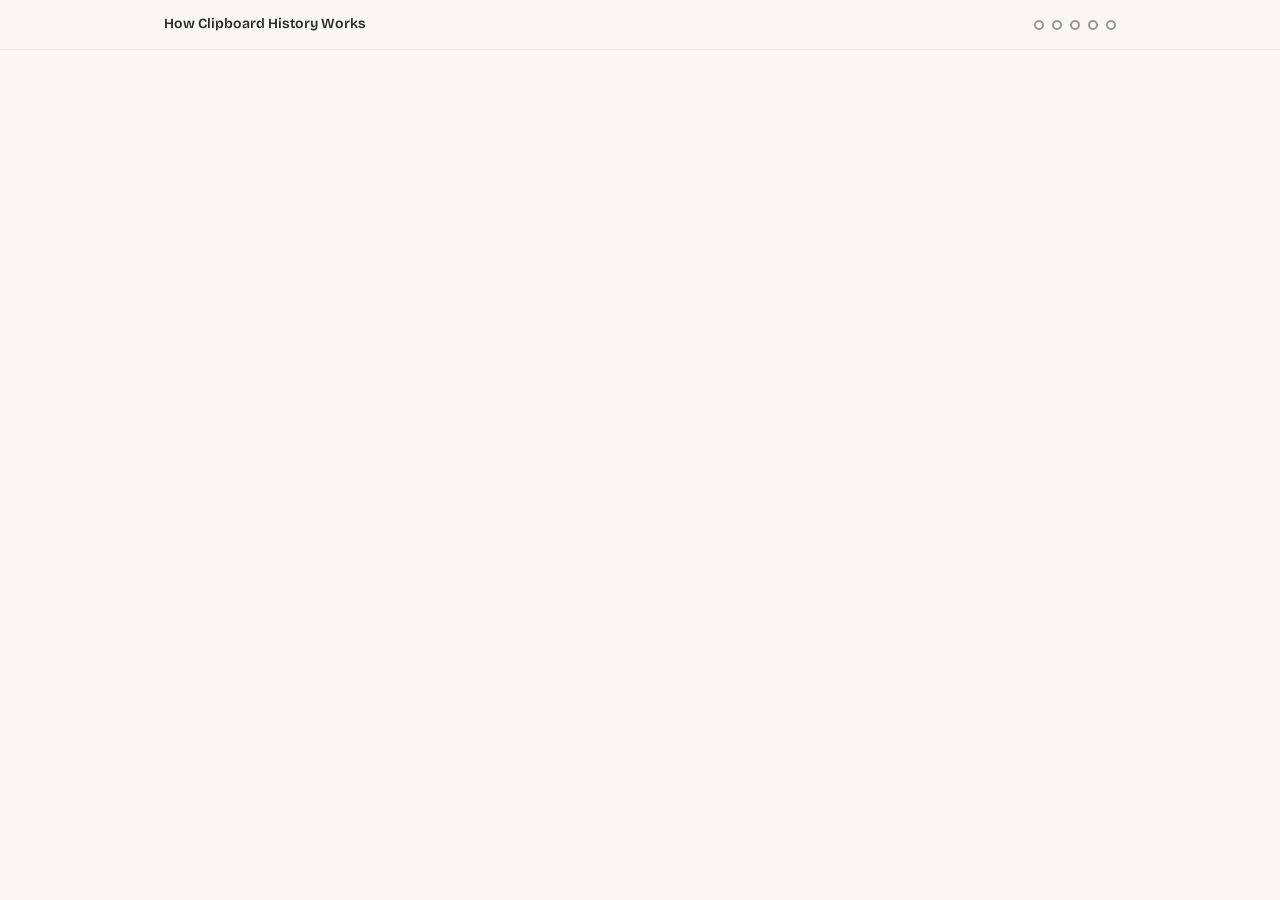
<file: docs/course/_base.html>
<!DOCTYPE html>
<html lang="en">
<head>
  <meta charset="UTF-8">
  <meta name="viewport" content="width=device-width, initial-scale=1.0">
  <title>How Clipboard History Works</title>

  <!-- Google Fonts: Bricolage Grotesque · DM Sans · JetBrains Mono -->
  <link rel="preconnect" href="https://fonts.googleapis.com">
  <link rel="preconnect" href="https://fonts.gstatic.com" crossorigin>
  <link href="https://fonts.googleapis.com/css2?family=Bricolage+Grotesque:opsz,wght@12..96,400;12..96,600;12..96,700;12..96,800&family=DM+Sans:ital,opsz,wght@0,9..40,300;0,9..40,400;0,9..40,500;0,9..40,600;0,9..40,700;1,9..40,400;1,9..40,500&family=JetBrains+Mono:wght@400;500;600&display=swap" rel="stylesheet">

  <link rel="stylesheet" href="styles.css">

  <!--
    CUSTOMIZE PER COURSE — change only the three accent variables below.
    Options:
      vermillion  #D94F30 / #C4432A / #FDEEE9 / #E8836C  (default)
      coral       #E06B56 / #C85A47 / #FDECEA / #E89585
      teal        #2A7B9B / #1F6280 / #E4F2F7 / #5A9DB8
      amber       #D4A843 / #BF9530 / #FDF5E0 / #E0C070
      forest      #2D8B55 / #226B41 / #E8F5EE / #5AAD7A
  -->
  <style>
    :root {
      --color-accent:       #2A7B9B;
      --color-accent-hover: #1F6280;
      --color-accent-light: #E4F2F7;
      --color-accent-muted: #5A9DB8;
    }
  </style>

  <script src="main.js" defer></script>
</head>
<body>

  <nav class="nav" id="nav">
    <div class="progress-bar" id="progress-bar" role="progressbar" aria-valuenow="0" aria-valuemin="0" aria-valuemax="100"></div>
    <div class="nav-inner">
      <span class="nav-title">How Clipboard History Works</span>
      <div class="nav-dots" id="nav-dots" role="tablist">
        <button class="nav-dot" data-target="module-1" data-tooltip="What Happens When You Press the Hotkey" role="tab" aria-label="Module 1: What Happens When You Press the Hotkey"></button>
        <button class="nav-dot" data-target="module-2" data-tooltip="Meet the Components" role="tab" aria-label="Module 2: Meet the Components"></button>
        <button class="nav-dot" data-target="module-3" data-tooltip="The Data Pipeline" role="tab" aria-label="Module 3: The Data Pipeline"></button>
        <button class="nav-dot" data-target="module-4" data-tooltip="The Clever Tricks" role="tab" aria-label="Module 4: The Clever Tricks"></button>
        <button class="nav-dot" data-target="module-5" data-tooltip="When Things Go Wrong" role="tab" aria-label="Module 5: When Things Go Wrong"></button>
      </div>
    </div>
  </nav>

  <main id="main">
    <!-- modules/*.html content is assembled here by build.sh -->
</file>
<file: docs/course/styles.css>
/* =============================================================
   CODEBASE-TO-COURSE — COMPLETE DESIGN SYSTEM
   Copy this file verbatim into the course output directory.
   Never regenerate it — customize only via :root overrides
   in _base.html (accent color only).
   ============================================================= */

/* ── GOOGLE FONTS (loaded via _base.html <head>) ───────────────
   Bricolage Grotesque · DM Sans · JetBrains Mono
   ──────────────────────────────────────────────────────────── */

/* ── DESIGN TOKENS ─────────────────────────────────────────── */
:root {
  /* BACKGROUNDS */
  --color-bg:             #FAF7F2;
  --color-bg-warm:        #F5F0E8;
  --color-bg-code:        #1E1E2E;
  --color-text:           #2C2A28;
  --color-text-secondary: #6B6560;
  --color-text-muted:     #9E9790;
  --color-border:         #E5DFD6;
  --color-border-light:   #EEEBE5;
  --color-surface:        #FFFFFF;
  --color-surface-warm:   #FDF9F3;

  /* ACCENT — overridden per course in _base.html */
  --color-accent:         #D94F30;
  --color-accent-hover:   #C4432A;
  --color-accent-light:   #FDEEE9;
  --color-accent-muted:   #E8836C;

  /* SEMANTIC */
  --color-success:        #2D8B55;
  --color-success-light:  #E8F5EE;
  --color-error:          #C93B3B;
  --color-error-light:    #FDE8E8;
  --color-info:           #2A7B9B;
  --color-info-light:     #E4F2F7;

  /* ACTOR COLORS */
  --color-actor-1:        #D94F30;
  --color-actor-2:        #2A7B9B;
  --color-actor-3:        #7B6DAA;
  --color-actor-4:        #D4A843;
  --color-actor-5:        #2D8B55;

  /* FONTS */
  --font-display: 'Bricolage Grotesque', Georgia, serif;
  --font-body:    'DM Sans', -apple-system, sans-serif;
  --font-mono:    'JetBrains Mono', 'Fira Code', 'Consolas', monospace;

  /* TYPE SCALE */
  --text-xs:   0.75rem;
  --text-sm:   0.875rem;
  --text-base: 1rem;
  --text-lg:   1.125rem;
  --text-xl:   1.25rem;
  --text-2xl:  1.5rem;
  --text-3xl:  1.875rem;
  --text-4xl:  2.25rem;
  --text-5xl:  3rem;
  --text-6xl:  3.75rem;

  /* LINE HEIGHTS */
  --leading-tight:  1.15;
  --leading-snug:   1.3;
  --leading-normal: 1.6;
  --leading-loose:  1.8;

  /* SPACING */
  --space-1:  0.25rem;
  --space-2:  0.5rem;
  --space-3:  0.75rem;
  --space-4:  1rem;
  --space-5:  1.25rem;
  --space-6:  1.5rem;
  --space-8:  2rem;
  --space-10: 2.5rem;
  --space-12: 3rem;
  --space-16: 4rem;
  --space-20: 5rem;
  --space-24: 6rem;

  /* LAYOUT */
  --content-width:      800px;
  --content-width-wide: 1000px;
  --nav-height:         50px;

  /* RADII */
  --radius-sm:   8px;
  --radius-md:   12px;
  --radius-lg:   16px;
  --radius-full: 9999px;

  /* SHADOWS (warm-tinted, never pure black) */
  --shadow-sm: 0 1px 2px rgba(44,42,40,0.05);
  --shadow-md: 0 4px 12px rgba(44,42,40,0.08);
  --shadow-lg: 0 8px 24px rgba(44,42,40,0.10);
  --shadow-xl: 0 16px 48px rgba(44,42,40,0.12);

  /* EASING */
  --ease-out:    cubic-bezier(0.16,1,0.3,1);
  --ease-in-out: cubic-bezier(0.65,0,0.35,1);

  /* DURATIONS */
  --duration-fast:   150ms;
  --duration-normal: 300ms;
  --duration-slow:   500ms;
  --stagger-delay:   120ms;
}

/* ── RESET & BASE ───────────────────────────────────────────── */
*, *::before, *::after { box-sizing: border-box; margin: 0; padding: 0; }

html {
  scroll-snap-type: y proximity;
  scroll-behavior: smooth;
}

body {
  font-family: var(--font-body);
  font-size: var(--text-base);
  color: var(--color-text);
  line-height: var(--leading-normal);
  background: var(--color-bg);
  background-image: radial-gradient(
    ellipse at 20% 50%,
    rgba(217,79,48,0.03) 0%,
    transparent 50%
  );
}

/* ── SCROLLBAR ──────────────────────────────────────────────── */
::-webkit-scrollbar { width: 6px; }
::-webkit-scrollbar-track { background: transparent; }
::-webkit-scrollbar-thumb {
  background: var(--color-border);
  border-radius: var(--radius-full);
}

/* ── CODE GLOBALS ───────────────────────────────────────────── */
pre, code {
  white-space: pre-wrap;
  word-break: break-word;
  overflow-x: hidden;
}
.translation-code::-webkit-scrollbar,
pre::-webkit-scrollbar { display: none; }

/* Catppuccin-inspired syntax highlighting */
.code-keyword  { color: #CBA6F7; }
.code-string   { color: #A6E3A1; }
.code-function { color: #89B4FA; }
.code-comment  { color: #6C7086; }
.code-number   { color: #FAB387; }
.code-property { color: #F9E2AF; }
.code-operator { color: #94E2D5; }
.code-tag      { color: #F38BA8; }
.code-attr     { color: #F9E2AF; }
.code-value    { color: #A6E3A1; }
.code-line     { display: block; }

/* ── NAV ────────────────────────────────────────────────────── */
.nav {
  position: fixed;
  top: 0; left: 0; right: 0;
  height: var(--nav-height);
  z-index: 1000;
  background: rgba(250,247,242,0.92);
  backdrop-filter: blur(8px);
  border-bottom: 1px solid var(--color-border-light);
}

.progress-bar {
  position: absolute;
  bottom: 0; left: 0;
  height: 2px;
  width: 0%;
  background: var(--color-accent);
  transition: width 100ms linear;
}

.nav-inner {
  max-width: var(--content-width-wide);
  margin: 0 auto;
  padding: 0 var(--space-6);
  height: 100%;
  display: flex;
  align-items: center;
  justify-content: space-between;
  gap: var(--space-4);
}

.nav-title {
  font-family: var(--font-display);
  font-size: var(--text-sm);
  font-weight: 600;
  color: var(--color-text);
  white-space: nowrap;
  overflow: hidden;
  text-overflow: ellipsis;
  max-width: 300px;
}

.nav-dots {
  display: flex;
  align-items: center;
  gap: var(--space-2);
}

.nav-dot {
  width: 10px; height: 10px;
  border-radius: 50%;
  border: 2px solid var(--color-text-muted);
  background: transparent;
  cursor: pointer;
  transition: all var(--duration-fast);
  position: relative;
}
.nav-dot::after {
  content: attr(data-tooltip);
  position: absolute;
  top: calc(100% + 6px);
  left: 50%;
  transform: translateX(-50%);
  background: var(--color-bg-code);
  color: #CDD6F4;
  font-family: var(--font-body);
  font-size: var(--text-xs);
  white-space: nowrap;
  padding: var(--space-1) var(--space-3);
  border-radius: var(--radius-sm);
  pointer-events: none;
  opacity: 0;
  transition: opacity var(--duration-fast);
}
.nav-dot:hover::after { opacity: 1; }
.nav-dot.active {
  border-color: var(--color-accent);
  background: var(--color-accent);
  box-shadow: 0 0 0 3px var(--color-accent-light);
}
.nav-dot.visited {
  border-color: var(--color-accent-muted);
  background: var(--color-accent-muted);
}

/* ── MODULE STRUCTURE ───────────────────────────────────────── */
.module {
  min-height: 100dvh;
  min-height: 100vh;
  scroll-snap-align: start;
  padding: var(--space-16) var(--space-6);
  padding-top: calc(var(--nav-height) + var(--space-12));
}

.module-content {
  max-width: var(--content-width);
  margin: 0 auto;
}

.module-header { margin-bottom: var(--space-12); }

.module-number {
  display: block;
  font-family: var(--font-display);
  font-size: var(--text-6xl);
  font-weight: 800;
  color: var(--color-accent);
  opacity: 0.15;
  line-height: 1;
  margin-bottom: var(--space-2);
}

.module-title {
  font-family: var(--font-display);
  font-size: var(--text-4xl);
  font-weight: 700;
  line-height: var(--leading-tight);
  color: var(--color-text);
}

.module-subtitle {
  margin-top: var(--space-3);
  font-size: var(--text-lg);
  color: var(--color-text-secondary);
  line-height: var(--leading-snug);
}

.screen {
  margin-bottom: var(--space-16);
}

.screen-heading {
  font-family: var(--font-display);
  font-size: var(--text-2xl);
  font-weight: 600;
  color: var(--color-text);
  margin-bottom: var(--space-6);
  line-height: var(--leading-snug);
}

p { margin-bottom: var(--space-4); }
p:last-child { margin-bottom: 0; }

/* ── SCROLL ANIMATIONS ──────────────────────────────────────── */
.animate-in {
  opacity: 0;
  transform: translateY(20px);
  transition:
    opacity var(--duration-slow) var(--ease-out),
    transform var(--duration-slow) var(--ease-out);
}
.animate-in.visible {
  opacity: 1;
  transform: translateY(0);
}
.stagger-children > .animate-in {
  transition-delay: calc(var(--stagger-index, 0) * var(--stagger-delay));
}

/* ── TRANSLATION BLOCKS ─────────────────────────────────────── */
.translation-block {
  display: grid;
  grid-template-columns: 1fr 1fr;
  gap: 0;
  border-radius: var(--radius-md);
  overflow: hidden;
  box-shadow: var(--shadow-md);
  margin: var(--space-8) 0;
}

.translation-code {
  background: var(--color-bg-code);
  color: #CDD6F4;
  padding: var(--space-6);
  font-family: var(--font-mono);
  font-size: var(--text-sm);
  line-height: 1.7;
  position: relative;
  overflow-x: hidden;
}

.translation-english {
  background: var(--color-surface-warm);
  padding: var(--space-6);
  font-size: var(--text-sm);
  line-height: 1.7;
  border-left: 3px solid var(--color-accent);
}

.translation-label {
  position: absolute;
  top: var(--space-2);
  right: var(--space-3);
  font-family: var(--font-mono);
  font-size: var(--text-xs);
  text-transform: uppercase;
  letter-spacing: 0.1em;
  opacity: 0.5;
}
.translation-english .translation-label {
  position: static;
  display: block;
  margin-bottom: var(--space-3);
  color: var(--color-text-muted);
}

.translation-lines .tl {
  padding: var(--space-1) 0;
  border-bottom: 1px solid var(--color-border-light);
  color: var(--color-text-secondary);
}
.translation-lines .tl:last-child { border-bottom: none; }

/* ── QUIZ ───────────────────────────────────────────────────── */
.quiz-container {
  background: var(--color-surface);
  border-radius: var(--radius-lg);
  padding: var(--space-8);
  box-shadow: var(--shadow-md);
  margin: var(--space-8) 0;
}

.quiz-question-block { margin-bottom: var(--space-8); }
.quiz-question-block:last-of-type { margin-bottom: 0; }

.quiz-question {
  font-family: var(--font-display);
  font-size: var(--text-lg);
  font-weight: 600;
  margin-bottom: var(--space-4);
  line-height: var(--leading-snug);
}

.quiz-options {
  display: flex;
  flex-direction: column;
  gap: var(--space-2);
}

.quiz-option {
  display: flex;
  align-items: center;
  gap: var(--space-3);
  padding: var(--space-3) var(--space-4);
  border: 2px solid var(--color-border);
  border-radius: var(--radius-sm);
  background: var(--color-surface);
  cursor: pointer;
  width: 100%;
  text-align: left;
  font-family: var(--font-body);
  font-size: var(--text-base);
  transition: border-color var(--duration-fast), background var(--duration-fast);
}
.quiz-option:hover:not(:disabled) { border-color: var(--color-accent-muted); }
.quiz-option.selected { border-color: var(--color-accent); background: var(--color-accent-light); }
.quiz-option.correct  { border-color: var(--color-success); background: var(--color-success-light); }
.quiz-option.incorrect{ border-color: var(--color-error);   background: var(--color-error-light); }
.quiz-option:disabled { cursor: default; }

.quiz-option-radio {
  width: 18px; height: 18px;
  border-radius: 50%;
  border: 2px solid var(--color-border);
  flex-shrink: 0;
  transition: all var(--duration-fast);
}
.quiz-option.selected .quiz-option-radio {
  border-color: var(--color-accent);
  background: var(--color-accent);
  box-shadow: inset 0 0 0 3px white;
}
.quiz-option.correct .quiz-option-radio  { border-color: var(--color-success); background: var(--color-success); box-shadow: inset 0 0 0 3px white; }
.quiz-option.incorrect .quiz-option-radio{ border-color: var(--color-error);   background: var(--color-error);   box-shadow: inset 0 0 0 3px white; }

.quiz-feedback {
  max-height: 0;
  overflow: hidden;
  opacity: 0;
  transition: max-height var(--duration-normal), opacity var(--duration-normal);
  font-size: var(--text-sm);
  border-radius: var(--radius-sm);
}
.quiz-feedback.show {
  max-height: 200px;
  opacity: 1;
  padding: var(--space-3);
  margin-top: var(--space-2);
}
.quiz-feedback.success { background: var(--color-success-light); color: var(--color-success); }
.quiz-feedback.error   { background: var(--color-error-light);   color: var(--color-error); }
.quiz-feedback.warning { background: var(--color-info-light);    color: var(--color-info); }

.quiz-check-btn, .quiz-reset-btn {
  margin-top: var(--space-6);
  padding: var(--space-3) var(--space-6);
  border-radius: var(--radius-sm);
  font-family: var(--font-body);
  font-size: var(--text-sm);
  font-weight: 600;
  cursor: pointer;
  border: none;
  transition: background var(--duration-fast), transform var(--duration-fast);
}
.quiz-check-btn {
  background: var(--color-accent);
  color: white;
  margin-right: var(--space-3);
}
.quiz-check-btn:hover { background: var(--color-accent-hover); transform: translateY(-1px); }
.quiz-reset-btn {
  background: var(--color-surface);
  color: var(--color-text-secondary);
  border: 1px solid var(--color-border);
}
.quiz-reset-btn:hover { border-color: var(--color-accent-muted); }

/* Scenario block */
.scenario-block { margin-bottom: var(--space-6); }
.scenario-context {
  background: var(--color-info-light);
  border-left: 3px solid var(--color-info);
  border-radius: 0 var(--radius-sm) var(--radius-sm) 0;
  padding: var(--space-4);
  margin-bottom: var(--space-4);
}
.scenario-label {
  display: inline-block;
  font-family: var(--font-mono);
  font-size: var(--text-xs);
  text-transform: uppercase;
  letter-spacing: 0.1em;
  color: var(--color-info);
  margin-bottom: var(--space-2);
}

/* ── DRAG AND DROP ──────────────────────────────────────────── */
.dnd-container { margin: var(--space-8) 0; }
.dnd-chips {
  display: flex;
  flex-wrap: wrap;
  gap: var(--space-3);
  margin-bottom: var(--space-6);
}
.dnd-chip {
  padding: var(--space-2) var(--space-4);
  background: var(--color-accent);
  color: white;
  border-radius: var(--radius-full);
  font-size: var(--text-sm);
  font-weight: 600;
  cursor: grab;
  user-select: none;
  transition: opacity var(--duration-fast), transform var(--duration-fast);
}
.dnd-chip:active { cursor: grabbing; transform: scale(1.05); }
.dnd-chip.dragging { opacity: 0.4; }
.dnd-chip.placed { opacity: 0.3; pointer-events: none; }

.dnd-zones { display: flex; flex-direction: column; gap: var(--space-4); }
.dnd-zone {
  border: 1px solid var(--color-border);
  border-radius: var(--radius-md);
  padding: var(--space-4);
  background: var(--color-surface);
}
.dnd-zone-label { font-size: var(--text-sm); color: var(--color-text-secondary); margin-bottom: var(--space-3); }
.dnd-zone-target {
  min-height: 40px;
  border: 2px dashed var(--color-border);
  border-radius: var(--radius-sm);
  display: flex;
  align-items: center;
  justify-content: center;
  font-size: var(--text-sm);
  color: var(--color-text-muted);
  transition: border-color var(--duration-fast), background var(--duration-fast);
}
.dnd-zone-target.drag-over { border-color: var(--color-accent); background: var(--color-accent-light); }
.dnd-zone-target.correct-placed { border-color: var(--color-success); background: var(--color-success-light); color: var(--color-success); font-weight: 600; }
.dnd-zone-target.incorrect-placed{ border-color: var(--color-error); background: var(--color-error-light); }
.touch-ghost {
  padding: var(--space-2) var(--space-4);
  background: var(--color-accent);
  color: white;
  border-radius: var(--radius-full);
  font-size: var(--text-sm);
  font-weight: 600;
  opacity: 0.85;
  pointer-events: none;
}

/* ── GROUP CHAT ─────────────────────────────────────────────── */
.chat-window {
  background: var(--color-surface);
  border-radius: var(--radius-lg);
  box-shadow: var(--shadow-md);
  overflow: hidden;
  margin: var(--space-8) 0;
}

.chat-messages {
  padding: var(--space-6);
  display: flex;
  flex-direction: column;
  gap: var(--space-4);
  min-height: 200px;
}

.chat-message {
  display: flex;
  align-items: flex-end;
  gap: var(--space-3);
  animation: fadeSlideUp 0.3s var(--ease-out);
}

.chat-avatar {
  width: 36px; height: 36px;
  border-radius: 50%;
  display: flex;
  align-items: center;
  justify-content: center;
  font-family: var(--font-display);
  font-size: var(--text-sm);
  font-weight: 700;
  color: white;
  flex-shrink: 0;
}

.chat-bubble {
  max-width: 75%;
  background: var(--color-bg-warm);
  border-radius: var(--radius-md) var(--radius-md) var(--radius-md) 4px;
  padding: var(--space-3) var(--space-4);
}

.chat-sender {
  display: block;
  font-size: var(--text-xs);
  font-weight: 700;
  margin-bottom: var(--space-1);
  font-family: var(--font-mono);
  text-transform: uppercase;
  letter-spacing: 0.05em;
}

.chat-bubble p {
  font-size: var(--text-sm);
  margin: 0;
  line-height: var(--leading-normal);
}

.chat-typing {
  display: flex;
  align-items: center;
  gap: var(--space-3);
  padding: 0 var(--space-6) var(--space-4);
}

.chat-typing-dots {
  display: flex;
  gap: var(--space-1);
  background: var(--color-bg-warm);
  padding: var(--space-3) var(--space-4);
  border-radius: var(--radius-md);
}

.typing-dot {
  width: 8px; height: 8px;
  border-radius: 50%;
  background: var(--color-text-muted);
  animation: typingBounce 1.4s infinite;
}
.typing-dot:nth-child(2) { animation-delay: 0.2s; }
.typing-dot:nth-child(3) { animation-delay: 0.4s; }

.chat-controls {
  padding: var(--space-4) var(--space-6);
  border-top: 1px solid var(--color-border-light);
  display: flex;
  align-items: center;
  gap: var(--space-3);
  background: var(--color-surface-warm);
}
.chat-progress {
  margin-left: auto;
  font-size: var(--text-xs);
  color: var(--color-text-muted);
  font-family: var(--font-mono);
}

/* ── FLOW / DATA FLOW ANIMATION ─────────────────────────────── */
.flow-animation {
  position: relative;
  background: var(--color-surface);
  border-radius: var(--radius-lg);
  padding: var(--space-8);
  box-shadow: var(--shadow-md);
  margin: var(--space-8) 0;
}

.flow-actors {
  display: flex;
  justify-content: space-around;
  align-items: center;
  gap: var(--space-4);
  margin-bottom: var(--space-8);
  flex-wrap: wrap;
}

.flow-actor {
  display: flex;
  flex-direction: column;
  align-items: center;
  gap: var(--space-2);
  transition: all var(--duration-normal) var(--ease-out);
}

.flow-actor-icon {
  width: 56px; height: 56px;
  border-radius: var(--radius-md);
  background: var(--color-bg-warm);
  border: 2px solid var(--color-border);
  display: flex;
  align-items: center;
  justify-content: center;
  font-family: var(--font-display);
  font-size: var(--text-xl);
  font-weight: 700;
  transition: all var(--duration-normal) var(--ease-out);
}

.flow-actor span {
  font-size: var(--text-xs);
  color: var(--color-text-secondary);
  font-family: var(--font-mono);
  text-align: center;
}

.flow-actor.active .flow-actor-icon {
  border-color: var(--color-accent);
  background: var(--color-accent-light);
  box-shadow: 0 0 0 3px var(--color-accent-light), 0 0 20px rgba(217,79,48,0.15);
  transform: scale(1.1);
}

.flow-packet {
  width: 16px; height: 16px;
  border-radius: 50%;
  background: var(--color-accent);
  position: absolute;
  pointer-events: none;
  display: none;
  box-shadow: 0 0 8px rgba(217,79,48,0.5);
}

.flow-step-label {
  text-align: center;
  font-size: var(--text-sm);
  color: var(--color-text-secondary);
  min-height: 2.5em;
  padding: var(--space-3) var(--space-4);
  background: var(--color-bg-warm);
  border-radius: var(--radius-sm);
  margin-bottom: var(--space-6);
  line-height: var(--leading-normal);
}

.flow-controls {
  display: flex;
  align-items: center;
  gap: var(--space-3);
}
.flow-progress {
  margin-left: auto;
  font-size: var(--text-xs);
  color: var(--color-text-muted);
  font-family: var(--font-mono);
}

/* ── ARCHITECTURE DIAGRAM ───────────────────────────────────── */
.arch-diagram {
  background: var(--color-surface);
  border-radius: var(--radius-lg);
  padding: var(--space-8);
  box-shadow: var(--shadow-md);
  margin: var(--space-8) 0;
}
.arch-zone {
  border: 1px dashed var(--color-border);
  border-radius: var(--radius-md);
  padding: var(--space-6);
  margin-bottom: var(--space-4);
}
.arch-zone-label {
  font-family: var(--font-mono);
  font-size: var(--text-xs);
  text-transform: uppercase;
  letter-spacing: 0.1em;
  color: var(--color-text-muted);
  margin-bottom: var(--space-4);
}
.arch-component {
  display: inline-flex;
  flex-direction: column;
  align-items: center;
  gap: var(--space-2);
  padding: var(--space-4);
  background: var(--color-surface-warm);
  border: 1px solid var(--color-border);
  border-radius: var(--radius-md);
  cursor: pointer;
  margin: var(--space-2);
  transition: all var(--duration-fast);
  font-size: var(--text-sm);
}
.arch-component:hover, .arch-component.active {
  border-color: var(--color-accent);
  background: var(--color-accent-light);
  transform: translateY(-2px);
  box-shadow: var(--shadow-sm);
}
.arch-icon { font-size: 1.5rem; }
.arch-description {
  margin-top: var(--space-4);
  padding: var(--space-4);
  background: var(--color-bg-warm);
  border-radius: var(--radius-sm);
  font-size: var(--text-sm);
  color: var(--color-text-secondary);
  min-height: 2.5em;
}

/* ── LAYER TOGGLE ───────────────────────────────────────────── */
.layer-demo { margin: var(--space-8) 0; }
.layer-tabs {
  display: flex;
  gap: var(--space-2);
  margin-bottom: var(--space-4);
}
.layer-tab {
  padding: var(--space-2) var(--space-5);
  border-radius: var(--radius-sm);
  border: 1px solid var(--color-border);
  background: var(--color-surface);
  font-family: var(--font-mono);
  font-size: var(--text-sm);
  cursor: pointer;
  transition: all var(--duration-fast);
}
.layer-tab.active {
  background: var(--color-accent);
  color: white;
  border-color: var(--color-accent);
}
.layer-viewport {
  border-radius: var(--radius-md);
  overflow: hidden;
  border: 1px solid var(--color-border);
}
.layer-description {
  margin-top: var(--space-3);
  font-size: var(--text-sm);
  color: var(--color-text-secondary);
}

/* ── BUG CHALLENGE ──────────────────────────────────────────── */
.bug-challenge {
  background: var(--color-surface);
  border-radius: var(--radius-lg);
  padding: var(--space-8);
  box-shadow: var(--shadow-md);
  margin: var(--space-8) 0;
}
.bug-challenge h3 {
  font-family: var(--font-display);
  font-size: var(--text-lg);
  font-weight: 600;
  margin-bottom: var(--space-4);
}
.bug-code {
  background: var(--color-bg-code);
  border-radius: var(--radius-md);
  overflow: hidden;
  margin-bottom: var(--space-4);
}
.bug-line {
  display: flex;
  align-items: center;
  gap: var(--space-3);
  padding: var(--space-2) var(--space-4);
  cursor: pointer;
  transition: background var(--duration-fast);
}
.bug-line:hover { background: rgba(255,255,255,0.05); }
.bug-line.correct  { background: rgba(45,139,85,0.2); }
.bug-line.incorrect{ background: rgba(201,59,59,0.2); }
.line-num {
  font-family: var(--font-mono);
  font-size: var(--text-sm);
  color: #6C7086;
  min-width: 1.5em;
  text-align: right;
  user-select: none;
}
.bug-line code {
  font-family: var(--font-mono);
  font-size: var(--text-sm);
  color: #CDD6F4;
}
.bug-feedback {
  max-height: 0;
  overflow: hidden;
  opacity: 0;
  transition: max-height var(--duration-normal), opacity var(--duration-normal);
  font-size: var(--text-sm);
  border-radius: var(--radius-sm);
}
.bug-feedback.show {
  max-height: 200px;
  opacity: 1;
  padding: var(--space-3);
}
.bug-feedback.success { background: var(--color-success-light); color: var(--color-success); }
.bug-feedback.error   { background: var(--color-error-light);   color: var(--color-error); }

/* ── CALLOUT BOXES ──────────────────────────────────────────── */
.callout {
  display: flex;
  gap: var(--space-4);
  padding: var(--space-5);
  border-radius: var(--radius-md);
  margin: var(--space-6) 0;
  border-left: 4px solid;
}
.callout-accent  { background: var(--color-accent-light);  border-color: var(--color-accent); }
.callout-info    { background: var(--color-info-light);    border-color: var(--color-info); }
.callout-warning { background: var(--color-error-light);   border-color: var(--color-error); }

.callout-icon { font-size: 1.25rem; flex-shrink: 0; margin-top: 2px; }
.callout-title { display: block; font-weight: 700; margin-bottom: var(--space-1); }
.callout-content p { font-size: var(--text-sm); margin: 0; color: var(--color-text-secondary); }

/* ── PATTERN / FEATURE CARDS ────────────────────────────────── */
.pattern-cards {
  display: grid;
  grid-template-columns: repeat(auto-fit, minmax(220px, 1fr));
  gap: var(--space-4);
  margin: var(--space-6) 0;
}
.pattern-card {
  background: var(--color-surface);
  border-radius: var(--radius-md);
  padding: var(--space-6);
  box-shadow: var(--shadow-sm);
  border-top: 3px solid var(--color-accent);
  transition: transform var(--duration-normal) var(--ease-out), box-shadow var(--duration-normal);
}
.pattern-card:hover { transform: translateY(-4px); box-shadow: var(--shadow-md); }
.pattern-icon {
  width: 40px; height: 40px;
  border-radius: var(--radius-sm);
  display: flex;
  align-items: center;
  justify-content: center;
  font-size: 1.1rem;
  margin-bottom: var(--space-3);
}
.pattern-title {
  font-family: var(--font-display);
  font-size: var(--text-base);
  font-weight: 700;
  margin-bottom: var(--space-2);
}
.pattern-desc {
  font-size: var(--text-sm);
  color: var(--color-text-secondary);
  line-height: var(--leading-normal);
  margin: 0;
}

/* ── FLOW DIAGRAMS (static) ─────────────────────────────────── */
.flow-steps {
  display: flex;
  align-items: center;
  gap: var(--space-3);
  flex-wrap: wrap;
  margin: var(--space-6) 0;
}
.flow-step {
  display: flex;
  flex-direction: column;
  align-items: center;
  gap: var(--space-2);
  text-align: center;
}
.flow-step-num {
  width: 40px; height: 40px;
  border-radius: 50%;
  background: var(--color-accent);
  color: white;
  font-family: var(--font-display);
  font-weight: 700;
  display: flex;
  align-items: center;
  justify-content: center;
}
.flow-step p { font-size: var(--text-sm); color: var(--color-text-secondary); max-width: 120px; margin: 0; }
.flow-arrow {
  font-size: var(--text-xl);
  color: var(--color-text-muted);
  flex-shrink: 0;
}

/* ── BADGE / CONFIG LIST ────────────────────────────────────── */
.badge-list {
  display: flex;
  flex-direction: column;
  gap: var(--space-2);
  margin: var(--space-6) 0;
}
.badge-item {
  display: flex;
  align-items: center;
  gap: var(--space-4);
  padding: var(--space-3) var(--space-4);
  border: 1px solid var(--color-border-light);
  border-radius: var(--radius-sm);
  background: var(--color-surface);
  transition: border-color var(--duration-fast);
}
.badge-item:hover { border-color: var(--color-accent-muted); }
.badge-code {
  font-family: var(--font-mono);
  font-size: var(--text-sm);
  background: var(--color-bg-code);
  color: #CBA6F7;
  padding: var(--space-1) var(--space-3);
  border-radius: var(--radius-sm);
  white-space: nowrap;
}
.badge-desc {
  font-size: var(--text-sm);
  color: var(--color-text-secondary);
}

/* ── GLOSSARY TOOLTIPS ──────────────────────────────────────── */
.term {
  border-bottom: 1.5px dashed var(--color-accent-muted);
  cursor: pointer;
}
.term:hover, .term.active {
  border-bottom-color: var(--color-accent);
  color: var(--color-accent);
}
.term-tooltip {
  position: fixed;
  background: var(--color-bg-code);
  color: #CDD6F4;
  padding: var(--space-3) var(--space-4);
  border-radius: var(--radius-sm);
  font-size: var(--text-sm);
  font-family: var(--font-body);
  line-height: var(--leading-normal);
  width: max(200px, min(320px, 80vw));
  box-shadow: var(--shadow-lg);
  pointer-events: none;
  opacity: 0;
  transition: opacity var(--duration-fast);
  z-index: 10000;
}
.term-tooltip::after {
  content: '';
  position: absolute;
  top: 100%;
  left: 50%;
  transform: translateX(-50%);
  border: 6px solid transparent;
  border-top-color: var(--color-bg-code);
}
.term-tooltip.visible { opacity: 1; }
.term-tooltip.flip::after {
  top: auto;
  bottom: 100%;
  border-top-color: transparent;
  border-bottom-color: var(--color-bg-code);
}

/* ── VISUAL FILE TREE ───────────────────────────────────────── */
.file-tree {
  font-family: var(--font-mono);
  font-size: var(--text-sm);
  margin: var(--space-6) 0;
}
.ft-folder, .ft-file {
  padding: var(--space-2) var(--space-3);
  border-left: 2px solid var(--color-border-light);
  margin-left: var(--space-4);
}
.ft-folder > .ft-name { color: var(--color-accent); font-weight: 600; }
.ft-folder > .ft-name::before { content: '📁 '; }
.ft-file > .ft-name::before { content: '📄 '; }
.ft-desc {
  color: var(--color-text-secondary);
  font-family: var(--font-body);
  margin-left: var(--space-2);
  font-size: var(--text-xs);
}
.ft-children { margin-left: var(--space-4); }

/* ── ICON-LABEL ROWS ────────────────────────────────────────── */
.icon-rows {
  display: flex;
  flex-direction: column;
  gap: var(--space-4);
  margin: var(--space-6) 0;
}
.icon-row {
  display: flex;
  align-items: center;
  gap: var(--space-4);
  padding: var(--space-4);
  background: var(--color-surface);
  border-radius: var(--radius-md);
  box-shadow: var(--shadow-sm);
}
.icon-row strong { display: block; font-weight: 600; }
.icon-row p { margin: var(--space-1) 0 0; color: var(--color-text-secondary); font-size: var(--text-sm); }
.icon-circle {
  width: 48px; height: 48px;
  border-radius: 50%;
  display: flex;
  align-items: center;
  justify-content: center;
  font-size: 1.25rem;
  flex-shrink: 0;
}

/* ── NUMBERED STEP CARDS ────────────────────────────────────── */
.step-cards {
  display: flex;
  flex-direction: column;
  gap: var(--space-3);
  margin: var(--space-6) 0;
}
.step-card {
  display: flex;
  align-items: flex-start;
  gap: var(--space-4);
  padding: var(--space-4) var(--space-5);
  background: var(--color-surface);
  border-radius: var(--radius-md);
  border-left: 3px solid var(--color-accent);
  box-shadow: var(--shadow-sm);
}
.step-num {
  width: 32px; height: 32px;
  border-radius: 50%;
  background: var(--color-accent);
  color: white;
  font-weight: 700;
  display: flex;
  align-items: center;
  justify-content: center;
  font-family: var(--font-display);
  flex-shrink: 0;
}
.step-body strong { display: block; font-weight: 600; margin-bottom: var(--space-1); }
.step-body p { margin: 0; color: var(--color-text-secondary); font-size: var(--text-sm); }

/* ── SHARED BUTTON STYLE ────────────────────────────────────── */
.btn {
  padding: var(--space-2) var(--space-5);
  border-radius: var(--radius-sm);
  border: 1px solid var(--color-border);
  background: var(--color-surface);
  font-family: var(--font-body);
  font-size: var(--text-sm);
  font-weight: 600;
  cursor: pointer;
  transition: all var(--duration-fast);
  color: var(--color-text-secondary);
}
.btn:hover { border-color: var(--color-accent-muted); color: var(--color-accent); }
.btn-primary {
  background: var(--color-accent);
  color: white;
  border-color: var(--color-accent);
}
.btn-primary:hover { background: var(--color-accent-hover); border-color: var(--color-accent-hover); color: white; }

/* ── RESPONSIVE ─────────────────────────────────────────────── */
@media (max-width: 768px) {
  :root {
    --text-4xl: 1.875rem;
    --text-5xl: 2.25rem;
    --text-6xl: 3rem;
  }
  .translation-block { grid-template-columns: 1fr; }
  .translation-english { border-left: none; border-top: 3px solid var(--color-accent); }
  .pattern-cards { grid-template-columns: 1fr 1fr; }
}

@media (max-width: 480px) {
  :root {
    --text-4xl: 1.5rem;
    --text-5xl: 1.875rem;
    --text-6xl: 2.25rem;
  }
  .module { padding: var(--space-8) var(--space-4); }
  .pattern-cards { grid-template-columns: 1fr; }
  .flow-steps { flex-direction: column; }
  .flow-arrow { transform: rotate(90deg); }
  .nav-title { max-width: 140px; }
}

/* ── KEYFRAMES ─────────────────────────────────────────────── */
@keyframes fadeSlideUp {
  from { opacity: 0; transform: translateY(12px); }
  to   { opacity: 1; transform: translateY(0); }
}

@keyframes typingBounce {
  0%, 60%, 100% { transform: translateY(0); }
  30%           { transform: translateY(-6px); }
}

@keyframes packetMove {
  from { left: var(--packet-from-x); top: var(--packet-from-y); opacity: 0; }
  20%  { opacity: 1; }
  80%  { opacity: 1; }
  to   { left: var(--packet-to-x);   top: var(--packet-to-y);   opacity: 0; }
}
</file>
